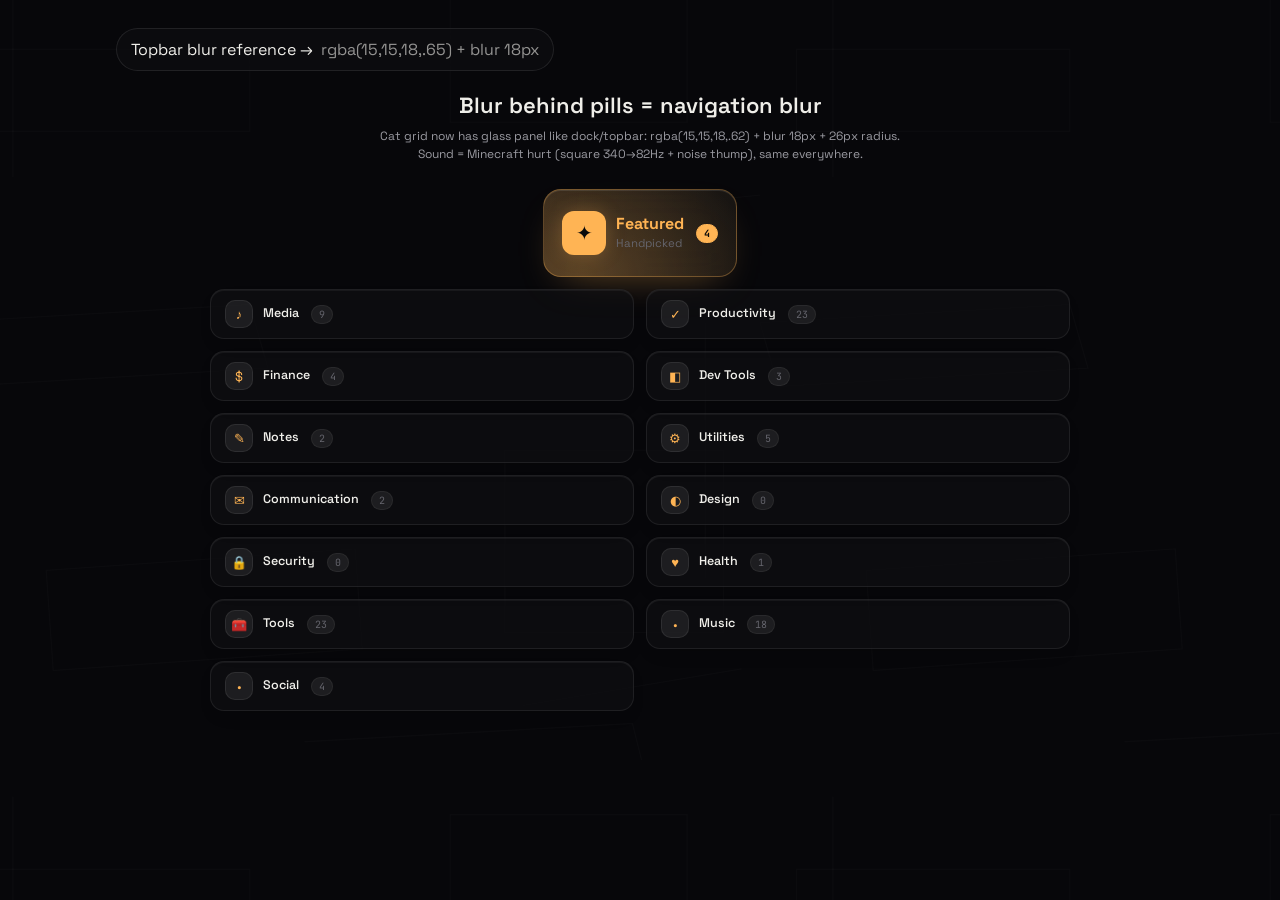
<file: preview-v3.html>
<!DOCTYPE html>
<html lang="en"><head>
<meta charset="UTF-8"><meta name="viewport" content="width=device-width, initial-scale=1.0">
<title>v3 - blur like dock + minecraft hit</title>
<link href="https://fonts.googleapis.com/css2?family=Space+Grotesk:wght@500;600&family=JetBrains+Mono:wght@600&display=swap" rel="stylesheet">
<style>
:root{--bg:#07070a;--text:#efeee9;--text-dim:#9a9aa1;--text-faint:#65656d;--accent:#ffb454;--panel-border:rgba(255,255,255,.09);--accent-glow:rgba(255,180,84,.35);--font-display:'Space Grotesk',sans-serif;--font-mono:'JetBrains Mono',monospace}
body{background:var(--bg);color:var(--text);font-family:var(--font-display);margin:0;padding:28px 0 120px;min-height:100vh}
h2{text-align:center;font-size:22px} p.sub{text-align:center;color:var(--text-dim);font-size:12px;margin:8px auto 26px;max-width:520px;line-height:1.5}
.topbar-demo{max-width:1080px;margin:0 auto 20px;padding:0 16px;display:flex;justify-content:space-between;align-items:center}
.topbar-demo .bar{padding:10px 14px;border-radius:100px;background:rgba(15,15,18,.62);border:1px solid rgba(255,255,255,.09);backdrop-filter:blur(18px);display:flex;gap:8px;align-items:center}
</style>
<link rel="stylesheet" href="style.css">
<link rel="stylesheet" href="style-enhanced.css">
</head><body>
<div class="topbar-demo">
  <div class="bar">Topbar blur reference → <span style="opacity:.6">rgba(15,15,18,.65) + blur 18px</span></div>
</div>
<h2>Blur behind pills = navigation blur</h2>
<p class="sub">Cat grid now has glass panel like dock/topbar: rgba(15,15,18,.62) + blur 18px + 26px radius.<br>Sound = Minecraft hurt (square 340→82Hz + noise thump), same everywhere.</p>
<div class="cat-grid" id="grid"></div>
<script>
const cats=[
  {name:'Featured', count:4, icon:'✦', feat:true, sub:'Handpicked'},
  {name:'Media', count:9, icon:'♪'},
  {name:'Productivity', count:23, icon:'✓'},
  {name:'Finance', count:4, icon:'$'},
  {name:'Dev Tools', count:3, icon:'◧'},
  {name:'Notes', count:2, icon:'✎'},
  {name:'Utilities', count:5, icon:'⚙'},
  {name:'Communication', count:2, icon:'✉'},
  {name:'Design', count:0, icon:'◐'},
  {name:'Security', count:0, icon:'🔒'},
  {name:'Health', count:1, icon:'♥'},
  {name:'Tools', count:23, icon:'🧰'},
  {name:'Music', count:18, icon:'•'},
  {name:'Social', count:4, icon:'•'},
];
const grid=document.getElementById('grid');
cats.forEach((c,i)=>{
  const b=document.createElement('button');
  b.className='cat-pill'+(c.feat?' cat-pill-featured':'');
  b.style.setProperty('--i',i);
  b.innerHTML=`<span class="cat-ico">${c.icon}</span><span class="cat-pill-body"><span class="cat-name">${c.name}</span>${c.sub?`<span class="cat-sub">${c.sub}</span>`:''}</span><span class="cat-count">${c.count}</span>`;
  grid.appendChild(b);
});
</script>
<script src="js/enhanced.js"></script>
</body></html>
</file>
<file: style.css>
:root{
  --bg:#07070a;
  --bg-soft:#0d0d11;
  --panel:rgba(255,255,255,0.04);
  --panel-border:rgba(255,255,255,0.09);
  --text:#efeee9;
  --text-dim:#9a9aa1;
  --text-faint:#65656d;
  --accent:#ffb454;
  --accent-soft:rgba(255,180,84,0.14);
  --accent-glow:rgba(255,180,84,0.35);
  --radius-lg:24px;
  --radius-md:16px;
  --radius-sm:10px;
  --font-display:'Space Grotesk', -apple-system, sans-serif;
  --font-mono:'JetBrains Mono', 'SF Mono', monospace;
  --ease:cubic-bezier(.16,1,.3,1);
}

*{box-sizing:border-box;margin:0;padding:0;-webkit-tap-highlight-color:transparent;}

/* The [hidden] attribute must always win — author rules like
   .field{display:flex} were overriding the browser default and leaking
   "owner only / conditional" fields (e.g. new-category inputs). */
[hidden]{display:none !important;}

h1,h2,h3{ font-variation-settings:'wght' 600; transition:font-variation-settings .4s ease; }
.feature-card:hover h3, .download-card:hover h2{ font-variation-settings:'wght' 700; }
.split-title{ font-variation-settings:'wght' 640; }

html{background:var(--bg);scrollbar-width:none;-ms-overflow-style:none;}
html::-webkit-scrollbar{display:none;width:0;height:0;}
body{
  background:var(--bg);
  color:var(--text);
  font-family:var(--font-display);
  -webkit-font-smoothing:antialiased;
  overflow-x:hidden;
    scrollbar-width:none;-ms-overflow-style:none;
}
body::-webkit-scrollbar{display:none;width:0;height:0;}
a{color:inherit;text-decoration:none;}
ul{list-style:none;}
button{font-family:inherit;background:none;border:none;color:inherit;}
kbd{
  font-family:var(--font-mono);font-size:11px;padding:2px 6px;border-radius:5px;
  background:rgba(255,255,255,.08);border:1px solid var(--panel-border);color:var(--text-dim);
}

/* ================= LOADER ================= */
.loader{
  position:fixed;inset:0;z-index:200;background:var(--bg);
  display:flex;flex-direction:column;align-items:center;justify-content:center;gap:26px;
  transition:opacity .55s var(--ease), visibility .55s var(--ease), transform .55s var(--ease);
}
/* exit: gentle zoom-through instead of a flat fade */
.loader.hide{opacity:0;visibility:hidden;pointer-events:none;transform:scale(1.06);}

/* brand squares breathe in a wave */
.loader-logo{ position:relative; }
.lq{
  stroke:var(--accent); stroke-width:1.8; fill:rgba(255,180,84,0);
  transform-origin:center; transform-box:fill-box;
  animation:lqPulse 1.5s cubic-bezier(.45,0,.25,1) infinite;
}
.lq2{ animation-delay:.12s; }
.lq3{ animation-delay:.24s; }
.lq4{ animation-delay:.36s; }
@keyframes lqPulse{
  0%, 100%{ transform:scale(1); fill:rgba(255,180,84,0); opacity:.45; }
  35%{ transform:scale(1.12); fill:rgba(255,180,84,.32); opacity:1; }
}
/* soft breathing glow behind the mark */
.loader-glow{
  position:absolute; inset:-26px; border-radius:50%; z-index:-1;
  background:radial-gradient(circle, rgba(255,180,84,.16), transparent 70%);
  animation:loaderGlow 2.4s ease-in-out infinite;
}
@keyframes loaderGlow{ 0%,100%{ opacity:.4; transform:scale(.9); } 50%{ opacity:1; transform:scale(1.1); } }

/* progress: slim track, gradient fill with a moving sheen */
.loader-track{
  width:180px; height:3px; border-radius:3px; overflow:hidden;
  background:rgba(255,255,255,.07);
}
.loader-fill{
  display:block; height:100%; width:0%;
  border-radius:3px;
  background:linear-gradient(90deg, var(--accent), #ffd9a0, var(--accent));
  background-size:200% 100%;
  animation:fillSheen 1.2s linear infinite;
  transition:width .45s cubic-bezier(.3,.9,.3,1);
  box-shadow:0 0 12px var(--accent-glow);
}
@keyframes fillSheen{ from{ background-position:0% 0; } to{ background-position:-200% 0; } }

.loader-label{
  font-family:var(--font-mono);font-size:12px;color:var(--text-faint);letter-spacing:.08em;
  display:flex;align-items:baseline;gap:1px;
}
.loader-label em{ font-style:normal; font-size:10px; color:var(--text-faint); opacity:.7; }
#loader-pct{ color:var(--text-dim); font-variant-numeric:tabular-nums; }

@media (prefers-reduced-motion: reduce){
  .lq, .loader-glow, .loader-fill{ animation:none; }
}

/* ================= AMBIENT LAYERS (scoped to hero only — cheaper than full-page) ================= */
#particles{position:absolute;top:0;left:0;width:100%;height:100%;z-index:0;pointer-events:none;opacity:.6;}
.fog{
  position:absolute;inset:-10%;z-index:0;pointer-events:none;
  /* soft-edged gradients instead of filter:blur(40px) — same look,
     no giant blur surface for the GPU to re-composite */
  background:
    radial-gradient(ellipse 75% 55% at 20% 10%, rgba(255,180,84,.045), transparent 75%),
    radial-gradient(ellipse 65% 55% at 85% 30%, rgba(255,255,255,.035), transparent 75%);
  will-change:transform;
  animation:fog-drift 24s ease-in-out infinite alternate;
}
@keyframes fog-drift{ 0%{transform:translate3d(0,0,0);} 100%{transform:translate3d(3%,4%,0);} }
.grid-overlay{
  position:absolute;inset:0;z-index:0;pointer-events:none;opacity:.25;
  background-image:linear-gradient(rgba(255,255,255,.05) 1px, transparent 1px), linear-gradient(90deg, rgba(255,255,255,.05) 1px, transparent 1px);
  background-size:52px 52px;
  mask-image:radial-gradient(ellipse 70% 60% at 50% 0%, black 40%, transparent 90%);
}
.grain{
  position:fixed;inset:0;z-index:150;pointer-events:none;opacity:.045;
  background-image:url("data:image/svg+xml,%3Csvg xmlns='http://www.w3.org/2000/svg' width='140' height='140'%3E%3Cfilter id='n'%3E%3CfeTurbulence type='fractalNoise' baseFrequency='0.85' numOctaves='2' stitchTiles='stitch'/%3E%3C/filter%3E%3Crect width='100%25' height='100%25' filter='url(%23n)'/%3E%3C/svg%3E");
  transform:translateZ(0); /* own compositor layer — no repaint on scroll */
}
.scanlines{
  position:fixed;inset:0;z-index:151;pointer-events:none;opacity:.16;
  background:repeating-linear-gradient(to bottom, rgba(0,0,0,0) 0px, rgba(0,0,0,0) 2px, rgba(0,0,0,.6) 3px, rgba(0,0,0,0) 4px);
  transform:translateZ(0);
}
/* Full-screen texture overlays are pure decoration and cost real GPU time
   on phones — drop them on touch devices for smooth scrolling. */
@media (hover:none){
  .grain,.scanlines,.spotlight{display:none;}
}
.spotlight{
  position:fixed;inset:0;z-index:1;pointer-events:none;
  background:radial-gradient(circle 380px at var(--sx,50%) var(--sy,30%), rgba(255,180,84,.08), transparent 70%);
}

/* ================= SCROLL PROGRESS ================= */
/* animated via transform:scaleX (compositor-only) instead of width (layout) */
.scroll-progress{position:fixed;top:0;left:0;height:2px;width:100%;transform:scaleX(0);transform-origin:left center;background:var(--accent);z-index:180;box-shadow:0 0 12px var(--accent-glow);will-change:transform;}

/* ================= TOPBAR ================= */
.topbar{
  position:fixed;top:0;left:0;right:0;z-index:60;
  display:flex;align-items:center;justify-content:space-between;gap:16px;
  padding:18px 26px;
}
.brand{display:flex;align-items:center;gap:9px;font-size:16.5px;font-weight:600;color:var(--accent);}
.brand span{color:var(--text);}
.palette-trigger{
  display:flex;align-items:center;gap:10px;padding:9px 14px;border-radius:100px;
  background:rgba(255,255,255,.04);border:1px solid var(--panel-border);
  color:var(--text-faint);font-size:13px;backdrop-filter:blur(10px);-webkit-backdrop-filter:blur(10px);
}
.palette-trigger span{margin-right:10px;}
.icon-btn{
  width:36px;height:36px;border-radius:50%;border:1px solid var(--panel-border);
  background:rgba(255,255,255,.04);display:flex;align-items:center;justify-content:center;font-size:13px;color:var(--text-dim);
  backdrop-filter:blur(10px);-webkit-backdrop-filter:blur(10px);
}

/* ================= BUTTONS ================= */
.btn{
  display:inline-flex;align-items:center;gap:8px;justify-content:center;
  padding:14px 26px;border-radius:100px;font-size:14.5px;font-weight:600;
  border:1px solid transparent;cursor:pointer;white-space:nowrap;position:relative;
  transition:transform .3s var(--ease), box-shadow .3s ease, border-color .3s ease, color .3s ease;
}
.btn-primary{background:var(--text);color:#0a0a0a;}
.btn-primary:hover{box-shadow:0 0 32px var(--accent-glow);}
.btn-outline{border-color:var(--panel-border);background:rgba(255,255,255,.03);}
.btn-outline:hover{border-color:var(--accent);color:var(--accent);}

/* ================= HERO ================= */
.hero{position:relative;z-index:2;padding:180px 26px 60px;text-align:center;overflow:hidden;}
.hero-content{position:relative;z-index:2;max-width:820px;margin:0 auto;}
.eyebrow{
  display:inline-flex;align-items:center;gap:8px;
  font-family:var(--font-mono);font-size:12px;letter-spacing:.06em;text-transform:uppercase;
  color:var(--text-faint);margin-bottom:26px;
}
.eyebrow .dot{width:6px;height:6px;border-radius:50%;background:var(--accent);box-shadow:0 0 8px var(--accent-glow);animation:blink 2s ease-in-out infinite;}
@keyframes blink{ 50%{opacity:.3;} }

.split-title{
  font-size:clamp(46px,8.5vw,104px);
  font-weight:600;line-height:.98;letter-spacing:-.02em;margin-bottom:28px;
}
.split-title .char{display:inline-block;will-change:transform,opacity;}

.hero-sub{color:var(--text-dim);font-size:16.5px;line-height:1.7;max-width:560px;margin:0 auto 40px;}
.hero-actions{display:flex;gap:14px;justify-content:center;flex-wrap:wrap;}

/* ================= MARQUEE ================= */
.marquee{position:relative;z-index:2;margin-top:90px;overflow:hidden;border-top:1px solid var(--panel-border);border-bottom:1px solid var(--panel-border);padding:18px 0;}
.marquee-track{
  display:flex;gap:16px;white-space:nowrap;width:max-content;
  font-family:var(--font-mono);font-size:13px;color:var(--text-faint);letter-spacing:.03em;
  animation:marquee-scroll 26s linear infinite;
}
.marquee-track span:nth-child(odd){color:var(--accent);opacity:.6;}
@keyframes marquee-scroll{ from{transform:translateX(0);} to{transform:translateX(-50%);} }

/* ================= STATS ================= */
.stats{
  position:relative;z-index:2;max-width:960px;margin:0 auto;padding:70px 26px;
  display:grid;grid-template-columns:repeat(4,1fr);gap:20px;
}
.stat{text-align:center;}
.stat-num{display:block;font-size:34px;font-weight:600;color:var(--accent);}
.stat-label{font-family:var(--font-mono);font-size:11.5px;color:var(--text-faint);text-transform:uppercase;letter-spacing:.05em;}

/* ================= STORY (sticky) ================= */
.story{position:relative;z-index:2;height:280vh;}
.story-pin{
  position:sticky;top:0;height:100vh;display:flex;align-items:center;justify-content:center;
}
.story-line{
  position:absolute;font-size:clamp(28px,5vw,52px);font-weight:600;text-align:center;
  max-width:800px;padding:0 26px;opacity:0;transform:translateY(30px) scale(.96);filter:blur(6px);
  transition:opacity .5s ease, transform .5s ease, filter .5s ease;
}
.story-line[data-active="true"]{opacity:1;transform:translateY(0) scale(1);filter:blur(0);}

/* ================= PERFORMANCE: skip offscreen paint work ================= */
/* NOTE: content-visibility:auto was removed here — with a hardcoded
   contain-intrinsic-size the browser swapped 900px placeholders for real
   content mid-scroll, causing layout jumps + jank right after the
   "Why Openhouse" section (and a big phantom gap before the CTA card).
   The page is small; plain paint containment is cheaper and stable. */
.feature-card{contain:layout style paint;}

/* ================= SHOWCASE (horizontal) ================= */
.showcase{position:relative;z-index:2;padding:60px 0 40px;}
.showcase-head{max-width:1180px;margin:0 auto 50px;padding:0 26px;text-align:center;}
.showcase-head h2{font-size:clamp(28px,4vw,42px);font-weight:600;}
.card-glow{
  position:absolute;inset:0;border-radius:inherit;pointer-events:none;opacity:0;transition:opacity .3s ease;
  background:radial-gradient(220px circle at var(--mx,50%) var(--my,50%), rgba(255,180,84,.16), transparent 70%);
}
.feature-card:hover .card-glow, .download-card:hover .card-glow{opacity:1;}
.app-icon{
  display:flex;align-items:center;justify-content:center;width:44px;height:44px;border-radius:12px;
  background:var(--accent-soft);color:var(--accent);font-size:20px;margin-bottom:18px;
}
.app-tags{display:flex;gap:6px;flex-wrap:wrap;margin-bottom:18px;}
.app-tags span{
  font-family:var(--font-mono);font-size:10.5px;padding:3px 9px;border-radius:100px;
  background:rgba(255,255,255,.06);color:var(--text-faint);border:1px solid var(--panel-border);
}
.card-link{display:inline-flex;align-items:center;gap:6px;font-size:13px;color:var(--accent);font-weight:600;}

/* ================= FEATURES ================= */
.features{position:relative;z-index:2;max-width:1180px;margin:0 auto;padding:60px 26px 80px;}
.features h2{text-align:center;font-size:clamp(28px,4vw,42px);font-weight:600;margin-bottom:60px;}
.feature-grid{display:grid;grid-template-columns:repeat(4,1fr);gap:16px;}
.feature-card{
  position:relative;overflow:hidden;padding:26px 22px;border-radius:var(--radius-md);
  background:var(--panel);border:1px solid var(--panel-border);backdrop-filter:blur(8px);
  transform-style:preserve-3d;transition:transform 0.35s cubic-bezier(0.23, 1, 0.32, 1), border-color .3s ease;
  will-change: transform;
}
.feature-card:hover{border-color:var(--accent);}
.f-tag{
  display:inline-block;font-family:var(--font-mono);font-size:10.5px;letter-spacing:.05em;text-transform:uppercase;
  color:var(--accent);background:var(--accent-soft);padding:4px 10px;border-radius:100px;margin-bottom:16px;
}
.feature-card h3{font-size:18px;font-weight:600;margin-bottom:8px;}
.feature-card p{font-size:13.8px;color:var(--text-dim);line-height:1.55;}

/* ================= DOWNLOAD / SUBMIT ================= */
.download{position:relative;z-index:2;max-width:1180px;margin:0 auto;padding:40px 26px 140px;}
.download-card{
  position:relative;overflow:hidden;max-width:600px;margin:0 auto;text-align:center;
  background:var(--panel);border:1px solid var(--panel-border);border-radius:var(--radius-lg);
  padding:70px 40px;backdrop-filter:blur(8px);transform-style:preserve-3d;
}
.download-card h2{font-size:clamp(26px,4vw,36px);font-weight:600;margin-bottom:12px;}
.download-sub{color:var(--text-dim);font-size:15px;margin-bottom:32px;}
.download-actions{display:flex;gap:14px;justify-content:center;flex-wrap:wrap;margin-bottom:26px;}
.fine-print{font-family:var(--font-mono);font-size:11.5px;color:var(--text-faint);}
.fine-print a{color:var(--text-dim);text-decoration:underline;}

/* ================= FOOTER ================= */
.footer{position:relative;z-index:2;border-top:1px solid var(--panel-border);padding:70px 26px 120px;}
.footer-inner{max-width:1180px;margin:0 auto;display:flex;flex-wrap:wrap;gap:50px;justify-content:space-between;margin-bottom:50px;}
.footer-brand p{color:var(--text-faint);font-size:13.5px;margin-top:10px;max-width:220px;}
.footer-col h4{font-family:var(--font-mono);font-size:11px;text-transform:uppercase;letter-spacing:.06em;color:var(--text-faint);margin-bottom:14px;}
.footer-col a{display:block;font-size:14px;color:var(--text-dim);margin-bottom:10px;}
.footer-col a:hover{color:var(--accent);}
.footer-bottom{max-width:1180px;margin:0 auto;display:flex;justify-content:space-between;flex-wrap:wrap;gap:10px;font-family:var(--font-mono);font-size:11.5px;color:var(--text-faint);padding-top:24px;border-top:1px solid var(--panel-border);}

/* ================= DOCK ================= */
.dock{
  position:fixed;bottom:22px;left:50%;transform:translateX(-50%);z-index:90;
  display:flex;align-items:center;gap:6px;padding:10px;border-radius:100px;
  background:rgba(15,15,18,.65);border:1px solid var(--panel-border);backdrop-filter:blur(18px);-webkit-backdrop-filter:blur(18px);
}
.dock a,.dock button{
  width:42px;height:42px;border-radius:50%;display:flex;align-items:center;justify-content:center;
  color:var(--text-dim);position:relative;transition:transform .25s var(--ease), color .25s ease, background .25s ease;
}
/* lift only on devices that actually hover (mouse) — on touch the
   'sticky hover' made icons jump up when tapped */
@media (hover:hover){
  .dock a:hover,.dock button:hover{transform:translateY(-8px) scale(1.12);color:var(--accent);background:rgba(255,255,255,.06);}
}
/* active section: icon fills in amber instead of moving */
.dock a.active,.dock button.active{color:var(--accent);background:rgba(255,180,84,.1);}
.dock a.active svg *,.dock button.active svg *{fill:var(--accent);stroke:var(--accent);}
.dock a:active,.dock button:active{transform:scale(.92);}
.dock a::after,.dock button::after{
  content:attr(data-label);position:absolute;bottom:52px;left:50%;transform:translateX(-50%);
  font-family:var(--font-mono);font-size:10.5px;background:#000;border:1px solid var(--panel-border);
  padding:4px 9px;border-radius:6px;white-space:nowrap;opacity:0;pointer-events:none;transition:opacity .2s ease;
}
.dock a:hover::after,.dock button:hover::after{opacity:1;}

/* ================= COMMAND PALETTE ================= */
.palette-overlay{
  position:fixed;inset:0;z-index:190;background:rgba(3,3,4,.7);backdrop-filter:blur(6px);
  display:flex;align-items:flex-start;justify-content:center;padding-top:14vh;
  opacity:0;visibility:hidden;transition:opacity .25s ease, visibility .25s ease;
}
.palette-overlay.open{opacity:1;visibility:visible;}
.palette{
  width:min(560px,90vw);background:#101013;border:1px solid var(--panel-border);border-radius:var(--radius-md);
  overflow:hidden;transform:translateY(-10px) scale(.98);transition:transform .25s var(--ease);
  box-shadow:0 40px 90px -20px rgba(0,0,0,.6);
}
.palette-overlay.open .palette{transform:translateY(0) scale(1);}
.palette-input-row{display:flex;align-items:center;gap:12px;padding:18px 20px;border-bottom:1px solid var(--panel-border);color:var(--text-faint);}
.palette-input-row input{flex:1;background:none;border:none;outline:none;color:var(--text);font-size:15px;font-family:var(--font-display);}
.palette-results{max-height:340px;overflow-y:auto;padding:8px;}
.palette-results li{
  display:flex;align-items:center;justify-content:space-between;padding:12px 14px;border-radius:10px;
  font-size:14px;color:var(--text-dim);cursor:pointer;transition:background .15s ease, color .15s ease;
}
.palette-results li em{font-style:normal;font-family:var(--font-mono);font-size:10.5px;color:var(--text-faint);}
.palette-results li:hover,.palette-results li.active{background:rgba(255,180,84,.1);color:var(--text);}
.palette-results li.hidden{display:none;}

/* ================= MODALS ================= */
.modal-overlay{
  position:fixed;inset:0;z-index:190;background:rgba(3,3,4,.7);backdrop-filter:blur(6px);
  display:flex;align-items:center;justify-content:center;padding:26px;
  opacity:0;visibility:hidden;transition:opacity .3s ease, visibility .3s ease;
}
.modal-overlay.open{opacity:1;visibility:visible;}
.modal{
  position:relative;width:min(420px,100%);background:#101013;border:1px solid var(--panel-border);
  border-radius:var(--radius-md);padding:36px 32px;transform:scale(.94);transition:transform .3s var(--ease);
}
.modal-overlay.open .modal{transform:scale(1);}
.modal-close{position:absolute;top:16px;right:16px;width:30px;height:30px;border-radius:50%;background:rgba(255,255,255,.06);font-size:12px;color:var(--text-dim);}
.modal-eyebrow{font-family:var(--font-mono);font-size:11px;text-transform:uppercase;letter-spacing:.06em;color:var(--accent);}
.modal h3{font-size:22px;font-weight:600;margin:12px 0 10px;}
.modal p{font-size:14px;color:var(--text-dim);line-height:1.6;margin-bottom:22px;}
.modal kbd{margin:0 2px;}
.shortcut-list li{display:flex;justify-content:space-between;align-items:center;padding:10px 0;border-bottom:1px solid var(--panel-border);font-size:14px;color:var(--text-dim);}
.shortcut-list li:last-child{border-bottom:none;}

/* ================= CATEGORY DIRECTORY ================= */
.showcase-sub{ color:var(--text-dim); font-size:15px; line-height:1.6; max-width:560px; margin:16px auto 0; }

.cat-grid{ display:flex; flex-wrap:wrap; gap:12px; max-width:1000px; margin:0 auto; padding:0 26px; justify-content:center; }
.cat-pill{
  display:inline-flex; align-items:center; gap:8px; padding:9px 14px; border-radius:100px;
  background:rgba(255,255,255,.06); border:1px solid var(--panel-border);
  cursor:pointer; text-align:left; transition:transform .25s var(--ease), border-color .3s ease, background .3s ease;
}
.cat-pill:hover{ border-color:var(--accent); background:var(--accent-soft); transform:translateY(-2px); }
.cat-pill .cat-ico{ width:26px;height:26px;border-radius:50%; display:flex;align-items:center;justify-content:center; background:rgba(255,255,255,.06); color:var(--accent); font-size:13px; flex-shrink:0; transition:background .3s ease; }
.cat-pill:hover .cat-ico{ background:rgba(255,180,84,.22); }
.cat-pill .cat-name{ font-size:12.5px; font-weight:600; color:var(--text); }
.cat-pill .cat-count{ font-family:var(--font-mono); font-size:10px; color:var(--text-faint); background:rgba(255,255,255,.06); padding:2px 7px; border-radius:100px; margin-left:2px; }

/* category popup */
.cat-modal{ width:min(680px,100%); height:min(600px,86vh); padding:20px 18px; display:flex; flex-direction:column; overflow:hidden; }
.cat-modal .modal-close{ background:rgba(255,255,255,.06); }
.cat-modal h3{ margin:0 36px 0 0; font-size:19px; }
.cat-meta{ font-family:var(--font-mono); font-size:10.5px; color:var(--text-faint); text-transform:uppercase; letter-spacing:.05em; margin-top:1px; }



.cat-app-list{
  position: relative;
  overflow-y:auto; -webkit-overflow-scrolling:touch; overscroll-behavior:contain;
  scrollbar-width:none; -ms-overflow-style:none;
  margin-top:12px; display:grid; grid-template-columns:1fr 1fr;
  align-items:start; align-content:start; gap:8px; flex:1; min-height:0;
}
.cat-app-list::-webkit-scrollbar{ display:none; width:0; }

/* Dynamic scroll fade (only when needed) */
.cat-app-list.has-top-fade {
  -webkit-mask-image: linear-gradient(to bottom, transparent 0%, black 12%, black 100%);
  mask-image: linear-gradient(to bottom, transparent 0%, black 12%, black 100%);
}
.cat-app-list.has-bottom-fade {
  -webkit-mask-image: linear-gradient(to bottom, black 0%, black 88%, transparent 100%);
  mask-image: linear-gradient(to bottom, black 0%, black 88%, transparent 100%);
}
.cat-app-list.has-top-fade.has-bottom-fade {
  -webkit-mask-image: linear-gradient(
    to bottom,
    transparent 0%, black 12%, black 88%, transparent 100%
  );
  mask-image: linear-gradient(
    to bottom,
    transparent 0%, black 12%, black 88%, transparent 100%
  );
}
.cat-app{ position:relative; overflow:visible; height:auto; padding:13px 12px; border-radius:var(--radius-md); background:var(--panel); border:1px solid var(--panel-border); display:flex; gap:11px; transition:border-color .3s ease, background-color .3s ease, box-shadow .3s ease; }
.cat-app:hover{ border-color:var(--accent); }
.cat-app:hover .card-glow{ opacity:1; }
.cat-app .app-icon{ width:40px;height:40px;flex-shrink:0; font-size:17px; margin-bottom:0; }
.cat-app h4{ font-size:15px; font-weight:600; margin-bottom:2px; }
.cat-app p{ font-size:12.5px; color:var(--text-dim); line-height:1.45; margin:3px 0 8px; }
.cat-app .app-tags{ margin-bottom:0; }
@media (max-width:560px){ .cat-app-list{ grid-template-columns:1fr; } .cat-modal{ padding:18px 14px; } }

/* ================= TOASTS ================= */
.toast-stack{position:fixed;bottom:24px;right:24px;z-index:190;display:flex;flex-direction:column;gap:10px;align-items:flex-end;}
.toast{
  display:flex;align-items:center;gap:10px;padding:13px 18px;border-radius:12px;
  background:#101013;border:1px solid var(--panel-border);box-shadow:0 20px 50px -14px rgba(0,0,0,.6);
  font-size:13.5px;transform:translateX(20px);opacity:0;transition:transform .35s var(--ease), opacity .35s ease;
}
.toast.show{transform:translateX(0);opacity:1;}
.toast .dot{width:7px;height:7px;border-radius:50%;background:var(--accent);flex-shrink:0;}

/* ================= REVEAL / SCROLL ================= */
.reveal-up{opacity:0;transform:translateY(24px);}
.reveal-up.in{opacity:1;transform:translateY(0);transition:opacity .8s var(--ease), transform .8s var(--ease);}

/* ================= RESPONSIVE ================= */
@media (max-width:900px){
  .feature-grid{grid-template-columns:repeat(2,1fr);}
  .stats{grid-template-columns:repeat(2,1fr);row-gap:34px;}
  .palette-trigger span{display:none;}
}
@media (max-width:640px){
  .feature-grid{grid-template-columns:1fr;}
  .hero{padding-top:130px;}
  .dock a::after,.dock button::after{display:none;}
}

@media (prefers-reduced-motion: reduce){
  *{animation-duration:.001ms !important;animation-iteration-count:1 !important;transition-duration:.001ms !important;}
}

/* ================= OWNER / ADMIN ================= */
/* lock background interaction whenever any modal/popup is open.
   html is the actual scrolling element (standards mode), so it must be
   locked too — locking body alone left the page behind the popup free
   to scroll on desktop. */
html.modal-open{ overflow:hidden; }
body.modal-open{ pointer-events:none; overflow:hidden; }

/* Desktop-only: lock background scroll when category modal is open */
@media (hover:hover) {
  body.modal-open main {
    overflow: hidden;
  }
}
.modal-overlay{ pointer-events:auto; }
/* Elements flagged with data-lenis-prevent (popup scroll lists) must keep
   native scrolling/pointer interaction even while the body is locked. */
[data-lenis-prevent]{ overscroll-behavior:contain; }
.toast-stack{ z-index:210; }

/* stop long app names/descriptions from being clipped in cards */
.cat-app{ align-items:flex-start; }
.cat-app h4, .cat-app p{ overflow-wrap:anywhere; word-break:break-word; }

/* login + upload forms */
.login-form{ display:flex; flex-direction:column; gap:12px; margin-top:18px; }
.login-form input{ width:100%; padding:13px 16px; border-radius:12px; background:rgba(255,255,255,.05); border:1px solid var(--panel-border); color:var(--text); font-family:var(--font-display); font-size:14.5px; outline:none; }
.login-form input:focus{ border-color:var(--accent); }
.login-error{ color:#ff7a7a; font-size:13px; margin:0; min-height:0; }
.login-error:empty{ display:none; }

.upload-modal{
  width:min(560px,100%);
  height:min(640px, 88vh); /* fixed — revealing fields scrolls, never grows */
  overflow-y:auto;
  padding:26px 24px;
  scrollbar-width:none; -ms-overflow-style:none;
  -webkit-overflow-scrolling:touch; overscroll-behavior:contain;
}
.upload-modal::-webkit-scrollbar{ display:none; width:0; }
.upload-modal h3{ margin:0 36px 4px 0; font-size:20px; }
.upload-form{ display:flex; flex-direction:column; gap:11px; margin-top:12px; }
.field{ display:flex; flex-direction:column; gap:5px; }
.field > span{ font-size:13px; color:var(--text-dim); font-weight:600; }
.field > span em{ color:var(--text-faint); font-style:normal; font-weight:400; }
.field input, .field select, .field textarea{ width:100%; padding:10px 13px; border-radius:12px; background:rgba(255,255,255,.05); border:1px solid var(--panel-border); color:var(--text); font-family:var(--font-display); font-size:14.5px; outline:none; resize:vertical; }
.field input:focus, .field select:focus, .field textarea:focus{ border-color:var(--accent); }
.field select{ cursor:pointer; }
.field-row{ display:flex; gap:10px; align-items:center; }
.field-row input{ flex:1; }
.field-hint{ font-family:var(--font-mono); font-size:11px; color:var(--text-faint); }
.thumb-preview{ width:64px; height:64px; border-radius:12px; object-fit:cover; margin-top:8px; border:1px solid var(--panel-border); }
.upload-actions{ display:flex; gap:10px; justify-content:flex-end; margin-top:2px; }
.upload-sub{ color:var(--text-dim); font-size:13px; margin:0 0 2px; }
.cat-thumb{ width:40px; height:40px; border-radius:10px; object-fit:cover; flex-shrink:0; }

/* ================= TOP-BAR OVERFLOW MENU ================= */
.admin-menu-wrap{ position:relative; display:flex; align-items:center; }
.admin-menu{ position:absolute; top:calc(100% + 10px); right:0; min-width:184px; background:rgba(16,16,19,.72); border:1px solid var(--panel-border); border-radius:var(--radius-md); padding:6px; display:flex; flex-direction:column; gap:2px; z-index:70; box-shadow:0 20px 50px -14px rgba(0,0,0,.6); backdrop-filter:blur(16px); -webkit-backdrop-filter:blur(16px); opacity:0; visibility:hidden; transform:translateY(-8px) scale(.98); transform-origin:top right; transition:opacity .2s var(--ease), transform .2s var(--ease), visibility .2s; }
.admin-menu.open{ opacity:1; visibility:visible; transform:translateY(0) scale(1); }
.admin-menu-item{ display:flex; align-items:center; gap:10px; padding:11px 12px; border-radius:10px; font-size:14px; font-weight:600; color:var(--text-dim); background:none; border:none; width:100%; text-align:left; cursor:pointer; transition:background .2s, color .2s; }
.admin-menu-item:hover{ background:var(--accent-soft); color:var(--text); }
.admin-menu-item[hidden]{ display:none; }

/* keep hero title words intact (don't break mid-word) */
.split-title .word{ display:inline-block; white-space:nowrap; }

.cat-app-body{ min-width:0; }

/* ================= POLISH ================= */
/* staggered entrance for app cards inside popups */

/* softer glow on category pills */
.cat-pill:hover{ box-shadow:0 12px 30px -14px var(--accent-glow); }

/* nicer empty state */
.cat-empty{ grid-column:1/-1; text-align:center; color:var(--text-faint); font-family:var(--font-mono); font-size:13px; padding:42px 0; display:flex; flex-direction:column; align-items:center; gap:12px; }
.cat-empty::before{ content:'∅'; font-size:28px; color:var(--accent); opacity:.55; }



/* ================= TAG EDITOR ================= */
.tags-modal{ width:min(460px,100%); }
.tags-chips{ display:flex; flex-wrap:wrap; gap:8px; margin:4px 0 16px; min-height:34px; }
.tag-chip{
  display:inline-flex; align-items:center; gap:7px;
  font-family:var(--font-mono); font-size:12px; padding:6px 8px 6px 12px; border-radius:100px;
  background:rgba(255,255,255,.06); color:var(--text-dim); border:1px solid var(--panel-border);
  animation:rowIn .3s var(--ease) both;
}
.tag-chip-x{
  width:18px; height:18px; border-radius:50%; font-size:9px; line-height:1;
  display:inline-flex; align-items:center; justify-content:center;
  background:rgba(255,255,255,.08); color:var(--text-faint);
  transition:background .2s, color .2s, transform .2s var(--ease);
}
.tag-chip-x:hover{ background:rgba(255,90,90,.2); color:#ff7a7a; transform:scale(1.1); }
.tags-empty{ font-family:var(--font-mono); font-size:12px; color:var(--text-faint); padding:6px 0; }
.tags-form input{
  width:100%; padding:12px 14px; border-radius:12px; background:rgba(255,255,255,.05);
  border:1px solid var(--panel-border); color:var(--text); font-family:var(--font-display);
  font-size:14.5px; outline:none;
}
.tags-form input:focus{ border-color:var(--accent); }
.tags-form .upload-actions{ margin-top:12px; }

/* ================= CATEGORY MANAGEMENT (owner only) ================= */
.cat-act{
  width:24px; height:24px; border-radius:50%; flex-shrink:0;
  display:inline-flex; align-items:center; justify-content:center;
  font-size:11px; color:var(--text-faint); background:rgba(255,255,255,.06);
  margin-left:2px; transition:background .2s, color .2s;
}
.cat-act-icon:hover{ background:var(--accent-soft); color:var(--accent); }
.cat-act-rename:hover{ background:var(--accent-soft); color:var(--accent); }
.cat-act-del:hover{ background:rgba(255,90,90,.18); color:#ff7a7a; }

/* ================= SELECT SEARCH BAR ================= */
.select-search{ display:flex; align-items:center; gap:8px; padding:8px 10px; border-bottom:1px solid var(--panel-border); position:sticky; top:0; background:rgba(18,18,22,.92); backdrop-filter:blur(10px); z-index:1; border-radius:12px 12px 0 0; }
.select-search svg{ color:var(--text-faint); flex-shrink:0; }
.select-search-input{ flex:1; background:none; border:none; outline:none; color:var(--text); font-size:13px; font-family:var(--font-display); padding:4px 0; }
.select-search-input::placeholder{ color:var(--text-faint); }
.select-items-wrap{ max-height:38vh; overflow-y:auto; scrollbar-width:none; -ms-overflow-style:none; padding:4px; }
.select-items-wrap::-webkit-scrollbar{ display:none; }

/* ================= MULTI POST CHECKBOX ================= */
#multi-mode-field{ user-select:none; cursor:pointer; }

/* Rename field inside icon editor */
#icon-rename-field{ margin-top:4px; }
#icon-rename-input{ padding:10px 13px !important; font-size:14px !important; border-radius:12px !important; }

/* icon / emoji editor */
.icon-modal{ width:min(440px,100%); }
.icon-preview-row{ display:flex; align-items:center; gap:12px; margin-bottom:6px; }
.icon-preview{ width:44px; height:44px; border-radius:50%; display:flex; align-items:center; justify-content:center; background:rgba(255,255,255,.06); color:var(--accent); font-size:20px; }
.emoji-input{ font-size:20px !important; text-align:center; letter-spacing:.1em; }

/* ================= MOBILE SCROLL PERFORMANCE ================= */
/* backdrop-filter blur re-samples what's behind the element every frame
   while scrolling. On the big full-width cards that's the main source of
   jank on phones — but the dock + top-bar pills are tiny fixed elements,
   so their blur stays (it's cheap and part of the look). */
@media (hover:none){
  .feature-card,.download-card{ backdrop-filter:none; -webkit-backdrop-filter:none; background:rgba(20,20,24,.85); }
  .fog{ animation:none; filter:blur(24px); }
}

/* ============================================================
   ANIMATION LAYER — everything transform/opacity only (GPU-cheap)
   ============================================================ */

/* --- top bar + dock entrance on page load --- */
.topbar{ opacity:0; transform:translateY(-16px); }
.dock{ opacity:0; transform:translate(-50%, 24px); }
body.loaded .topbar{ opacity:1; transform:translateY(0); transition:opacity .7s var(--ease) .15s, transform .7s var(--ease) .15s; }
body.loaded .dock{ opacity:1; transform:translate(-50%, 0); transition:opacity .7s var(--ease) .45s, transform .7s var(--ease) .45s; }

/* --- staggered entrance for category pills (uses --i set in JS) --- */
@keyframes pillIn{ from{ opacity:0; transform:translateY(14px) scale(.94); } to{ opacity:1; transform:none; } }
.cat-grid.in .cat-pill{ animation:pillIn .55s var(--ease) both; animation-delay:calc(var(--i, 0) * 45ms); }

/* --- icon wiggle when hovering a category pill --- */
@keyframes icoWiggle{ 0%{transform:rotate(0);} 30%{transform:rotate(-12deg) scale(1.12);} 60%{transform:rotate(9deg) scale(1.08);} 100%{transform:rotate(0) scale(1.1);} }
.cat-pill:hover .cat-ico{ animation:icoWiggle .45s var(--ease) both; }

/* --- count badge pop when a pill is hovered --- */
.cat-pill .cat-count{ transition:background .3s ease, color .3s ease, transform .3s var(--ease); }
.cat-pill:hover .cat-count{ background:var(--accent); color:#0a0a0a; transform:scale(1.08); }

/* --- staggered reveal for the feature grid --- */
.feature-grid .feature-card:nth-child(1){ transition-delay:.00s; }
.feature-grid .feature-card:nth-child(2){ transition-delay:.09s; }
.feature-grid .feature-card:nth-child(3){ transition-delay:.18s; }
.feature-grid .feature-card:nth-child(4){ transition-delay:.27s; }
.feature-card.reveal-up.in{ transition:opacity .8s var(--ease), transform .8s var(--ease); }

/* --- feature tag shimmer sweep --- */
.f-tag{ position:relative; overflow:hidden; }
.f-tag::after{
  content:''; position:absolute; inset:0;
  background:linear-gradient(105deg, transparent 30%, rgba(255,255,255,.25) 50%, transparent 70%);
  transform:translateX(-110%);
}
.feature-card:hover .f-tag::after{ animation:tagShine .8s ease; }
@keyframes tagShine{ to{ transform:translateX(110%); } }

/* --- button shine sweep on hover --- */
.btn{ overflow:hidden; }
.btn::before{
  content:''; position:absolute; inset:0; border-radius:inherit; pointer-events:none;
  background:linear-gradient(105deg, transparent 35%, rgba(255,255,255,.35) 50%, transparent 65%);
  transform:translateX(-120%);
}
.btn:hover::before{ animation:btnShine .7s ease; }
@keyframes btnShine{ to{ transform:translateX(120%); } }
.btn:active{ transform:scale(.96); }

/* --- stat numbers: soft glow pulse once revealed --- */
.reveal-up.in .stat-num{ animation:statGlow 3.2s ease-in-out 1s infinite; }
@keyframes statGlow{ 0%,100%{ text-shadow:0 0 0 rgba(255,180,84,0); } 50%{ text-shadow:0 0 22px rgba(255,180,84,.45); } }

/* --- footer + generic link underline slide-in --- */
.footer-col a, .fine-print a{ position:relative; }
.footer-col a::after{
  content:''; position:absolute; left:0; bottom:-2px; height:1px; width:100%;
  background:var(--accent); transform:scaleX(0); transform-origin:left center; transition:transform .35s var(--ease);
}
.footer-col a:hover::after{ transform:scaleX(1); }

/* --- modal entrances: springier pop --- */
.modal{ transform:scale(.92) translateY(14px); transition:transform .45s cubic-bezier(.22,1.4,.36,1); }
.modal-overlay.open .modal{ transform:scale(1) translateY(0); }

/* --- palette results cascade in when opened --- */
@keyframes rowIn{ from{ opacity:0; transform:translateY(8px); } to{ opacity:1; transform:none; } }
.palette-overlay.open .palette-results li{ animation:rowIn .4s var(--ease) both; }
.palette-overlay.open .palette-results li:nth-child(1){ animation-delay:.03s; }
.palette-overlay.open .palette-results li:nth-child(2){ animation-delay:.06s; }
.palette-overlay.open .palette-results li:nth-child(3){ animation-delay:.09s; }
.palette-overlay.open .palette-results li:nth-child(4){ animation-delay:.12s; }
.palette-overlay.open .palette-results li:nth-child(5){ animation-delay:.15s; }
.palette-overlay.open .palette-results li:nth-child(6){ animation-delay:.18s; }
.palette-overlay.open .palette-results li:nth-child(n+7){ animation-delay:.21s; }

/* --- shortcut list rows cascade --- */
.modal-overlay.open .shortcut-list li{ animation:rowIn .4s var(--ease) both; }
.modal-overlay.open .shortcut-list li:nth-child(1){ animation-delay:.05s; }
.modal-overlay.open .shortcut-list li:nth-child(2){ animation-delay:.10s; }
.modal-overlay.open .shortcut-list li:nth-child(3){ animation-delay:.15s; }
.modal-overlay.open .shortcut-list li:nth-child(4){ animation-delay:.20s; }

/* --- upload form fields cascade when the modal opens --- */
.modal-overlay.open .upload-form .field{ animation:rowIn .45s var(--ease) both; }
.modal-overlay.open .upload-form .field:nth-child(1){ animation-delay:.04s; }
.modal-overlay.open .upload-form .field:nth-child(2){ animation-delay:.08s; }
.modal-overlay.open .upload-form .field:nth-child(3){ animation-delay:.12s; }
.modal-overlay.open .upload-form .field:nth-child(4){ animation-delay:.16s; }
.modal-overlay.open .upload-form .field:nth-child(5){ animation-delay:.20s; }
.modal-overlay.open .upload-form .field:nth-child(n+6){ animation-delay:.24s; }

/* --- inputs: focus lift --- */
.field input:focus, .field select:focus, .field textarea:focus, .login-form input:focus{
  box-shadow:0 0 0 3px rgba(255,180,84,.14), 0 8px 24px -12px rgba(0,0,0,.6);
  transform:translateY(-1px);
}
.field input, .field select, .field textarea, .login-form input{ transition:border-color .25s ease, box-shadow .25s ease, transform .25s ease; }

/* --- eyebrow dot ping ring --- */
.eyebrow{ position:relative; }
.eyebrow .dot{ position:relative; }
.eyebrow .dot::after{
  content:''; position:absolute; inset:-3px; border-radius:50%;
  border:1px solid var(--accent); opacity:0; animation:ping 2s ease-out infinite;
}
@keyframes ping{ 0%{ transform:scale(.6); opacity:.8; } 80%,100%{ transform:scale(2.2); opacity:0; } }

/* --- sort + page buttons: press feedback --- */

/* --- brand mark: slow spin of the grid squares on hover --- */
.brand svg{ transition:transform .6s var(--ease); }
.brand:hover svg{ transform:rotate(90deg); }

/* --- close buttons rotate on hover --- */
.modal-close{ transition:transform .35s var(--ease), background .25s ease, color .25s ease; }
.modal-close:hover{ transform:rotate(90deg); background:rgba(255,255,255,.12); color:var(--text); }

/* --- admin menu items slide on hover --- */
.admin-menu-item{ transition:background .2s, color .2s, transform .2s var(--ease); }
.admin-menu-item:hover{ transform:translateX(3px); }

/* --- toast entrance: springy pop --- */
.toast{ transform:translateX(24px) scale(.95); transition:transform .5s cubic-bezier(.22,1.4,.36,1), opacity .35s ease; }
.toast.show{ transform:translateX(0) scale(1); }

/* --- scroll-down hint float on hero CTA arrow --- */
@keyframes nudge{ 0%,100%{ transform:translateX(0); } 50%{ transform:translateX(4px); } }
.btn-primary:hover svg{ animation:nudge .9s ease-in-out infinite; }

/* --- marquee pauses on hover so it's readable --- */
.marquee:hover .marquee-track{ animation-play-state:paused; }

/* respect reduced motion for every new animation above */
@media (prefers-reduced-motion: reduce){
  .cat-grid.in .cat-pill, .palette-overlay.open .palette-results li,
  .modal-overlay.open .shortcut-list li, .modal-overlay.open .upload-form .field{
    animation:none; opacity:1; transform:none;
  }
  .topbar, .dock{ opacity:1; transform:none; }
  .dock{ transform:translateX(-50%); }
}

/* ============================================================
   TYPEWRITER HEADINGS — mono font, terminal caret, typed on scroll
   ============================================================ */
.typewrite{
  position:relative;
  font-family:var(--font-mono);
  font-weight:600;
  letter-spacing:-.01em;
}
/* ghost copy holds the final layout size; invisible */
.typewrite .tw-ghost{ visibility:hidden; }
/* live copy types over it */
.typewrite .tw-live{
  position:absolute; inset:0;
  color:var(--text);
}
/* caret */
.typewrite.tw-typing .tw-live::after{
  content:''; display:inline-block; width:.55ch; height:1em;
  margin-left:2px; vertical-align:-0.12em;
  background:var(--accent); box-shadow:0 0 14px var(--accent-glow);
  animation:caretBlink .85s steps(1) infinite;
}
@keyframes caretBlink{ 50%{ opacity:0; } }

/* ============================================================
   POLISH ROUND 3 — extra micro-animations
   ============================================================ */

/* app cards inside category popup: lift on hover / press on tap */
.cat-app{ transition:border-color .3s ease, background-color .3s ease, box-shadow .3s ease; }
.cat-app:hover, .cat-app:focus-within{ transform:none; }
.cat-app:active{ transform:none; }

/* app icon inside cards pops on hover */
.cat-app .app-icon, .cat-app .cat-thumb{ transition:transform .35s var(--ease); }
.cat-app:hover .app-icon, .cat-app:hover .cat-thumb{ transform:none; }

/* tag pills glow one-by-one on card hover */
.app-tags span{ transition:border-color .3s ease, color .3s ease, transform .3s var(--ease); }
.cat-app:hover .app-tags span{ border-color:rgba(255,180,84,.4); color:var(--text-dim); }
.cat-app:hover .app-tags span:nth-child(1){ transition-delay:.00s; }
.cat-app:hover .app-tags span:nth-child(2){ transition-delay:.05s; }
.cat-app:hover .app-tags span:nth-child(3){ transition-delay:.10s; }
.cat-app:hover .app-tags span:nth-child(n+4){ transition-delay:.15s; }



/* category popup content cascades in */
.modal-overlay.open .cat-modal .cat-toolbar{ animation:rowIn .45s var(--ease) .05s both; }
.modal-overlay.open .cat-modal #cat-meta{ animation:rowIn .45s var(--ease) both; }

/* icon buttons (topbar) rotate slightly on hover */
.icon-btn{ transition:transform .3s var(--ease), border-color .3s ease, color .3s ease; }
.icon-btn:hover{ transform:rotate(12deg) scale(1.06); border-color:var(--accent); color:var(--accent); }

/* palette trigger: subtle grow */
.palette-trigger{ transition:transform .3s var(--ease), border-color .3s ease; }
.palette-trigger:hover{ transform:scale(1.03); border-color:var(--accent); }

/* stat blocks: lift when revealed section is hovered */
.stat{ transition:transform .35s var(--ease); }
.stat:hover{ transform:translateY(-4px); }

/* selection color to match theme */
::selection{ background:rgba(255,180,84,.28); color:var(--text); }

/* smooth focus rings for keyboard users */
/* follow each element's own shape (don't force a square radius) */
a:focus-visible, button:focus-visible{
  outline:2px solid var(--accent); outline-offset:3px;
}
/* clickable cards handle their own hover/press feedback — no outline ring */
.cat-app, .cat-app:focus, .cat-app:focus-visible,
.cat-pill:focus, .cat-pill:focus-visible{ outline:none; }
/* touch devices: taps shouldn't leave a lingering focus ring */
@media (hover:none){
  a:focus-visible, button:focus-visible, a:focus, button:focus{ outline:none; }
}
input:focus, input:focus-visible, textarea:focus, textarea:focus-visible{ outline:none; }

@media (prefers-reduced-motion: reduce){
  .typewrite .tw-live{ position:static; }
  .typewrite .tw-ghost{ display:none; }
}

/* story lines type in mono with a caret while active */
.story-line{ font-family:var(--font-mono); letter-spacing:-.01em; }
.story-line.tw-typing-line::after{
  content:''; display:inline-block; width:.55ch; height:1em;
  margin-left:3px; vertical-align:-0.1em;
  background:var(--accent); box-shadow:0 0 14px var(--accent-glow);
  animation:caretBlink .85s steps(1) infinite;
}

/* ============================================================
   STORY SECTION — animated gradient text while scrolling through
   (ends naturally when the Directory section takes over)
   ============================================================ */
.story{
  background:
    radial-gradient(ellipse 70% 45% at 50% 50%, rgba(255,180,84,.05), transparent 70%);
}
.story-line[data-active="true"]{
  background:linear-gradient(100deg,
    var(--text) 0%, var(--text) 28%,
    var(--accent) 42%, #ffd9a0 50%, var(--accent) 58%,
    var(--text) 72%, var(--text) 100%);
  background-size:220% 100%;
  -webkit-background-clip:text;
  background-clip:text;
  -webkit-text-fill-color:transparent;
  color:transparent;
  animation:storyShimmer 7s linear infinite;
}
@keyframes storyShimmer{
  from{ background-position:120% 0; }
  to{ background-position:-120% 0; }
}
/* caret needs a solid color again (text-fill is transparent) */
.story-line.tw-typing-line::after{ -webkit-text-fill-color:initial; }

@media (prefers-reduced-motion: reduce){
  .story-line[data-active="true"]{
    animation:none; background:none;
    -webkit-text-fill-color:currentColor; color:var(--text);
  }
}

/* ============================================================
   POLISH ROUND 4
   ============================================================ */

/* hero sub + actions drift up with slight delay after title types in */
body.loaded .hero-sub.reveal-up.in{ transition-delay:.15s; }
body.loaded .hero-actions.reveal-up.in{ transition-delay:.3s; }

/* stat numbers get a tiny pop when they finish counting */
@keyframes statSettle{ 0%{ transform:scale(1); } 40%{ transform:scale(1.12); } 100%{ transform:scale(1); } }
.stat-num.done{ animation:statSettle .45s var(--ease); }

/* category pills: gentle breathing glow on the icon dot */
.cat-pill .cat-ico{ position:relative; }

/* modal overlays: backdrop fades + slight zoom-out of page behind */
.modal-overlay{ transition:opacity .3s ease, visibility .3s ease, backdrop-filter .3s ease; }


/* toast dot pulses while visible */
.toast .dot{ animation:blink 1.6s ease-in-out infinite; }

/* marquee items brighten on hover */
.marquee-track span{ transition:color .3s ease; }
.marquee:hover .marquee-track span{ color:var(--text-dim); }

/* thumbnails get a soft ring on hover */
.cat-thumb{ transition:box-shadow .3s ease, transform .35s var(--ease); }
.cat-app:hover .cat-thumb{ box-shadow:0 0 0 2px rgba(255,180,84,.35); }

/* upload/publish buttons: pulse while form is submitting via aria-busy */
[aria-busy="true"]{ animation:blink 1s ease-in-out infinite; pointer-events:none; }

/* smooth color transition on all links */
a{ transition:color .25s ease; }

/* ============================================================
   STORY BACKDROP IMAGES — one per line, rectangular, edge fade
   ============================================================ */
.story-art{
  position:absolute; inset:0; z-index:0; pointer-events:none;
  display:grid; grid-template-columns:repeat(2, minmax(0, 240px));
  gap:26px; justify-content:center; align-content:center;
  padding:0 20px;
}
/* right column staggered down, like the zenshin collage */
.story-img:nth-child(even){ margin-top:64px; }
.story-img:nth-child(odd){ margin-bottom:64px; }
.story-img{
  width:100%;
  aspect-ratio:2/3;
  object-fit:cover;
  border:none; border-radius:6px;
  opacity:.3;
  transform:scale(.98);
  transition:opacity .9s var(--ease), transform 1.1s var(--ease), filter .9s ease;
  filter:saturate(.7) brightness(.62) contrast(1.02);
  box-shadow:0 24px 60px -24px rgba(0,0,0,.8);
}
/* the image tied to the active line lights up */
.story-img.on{
  opacity:.85;
  transform:scale(1.03);
  filter:saturate(.95) brightness(.85) contrast(1.04);
}
/* text sits above the art */
.story-line{ z-index:1; }
.story-line[data-active="true"]{ text-shadow:0 2px 26px rgba(0,0,0,.95), 0 0 60px rgba(0,0,0,.8); }

/* abstract wireframe lines behind the collage (zenshin-style) */
.story-pin::before{
  content:''; position:absolute; inset:0; z-index:0; pointer-events:none;
  opacity:.5;
  background-image:url("data:image/svg+xml,%3Csvg xmlns='http://www.w3.org/2000/svg' width='900' height='900' viewBox='0 0 900 900' fill='none' stroke='%23ffffff' stroke-opacity='0.07' stroke-width='1.5'%3E%3Crect x='40' y='120' width='300' height='90'/%3E%3Crect x='560' y='60' width='260' height='140'/%3E%3Crect x='120' y='680' width='340' height='110' transform='rotate(-4 290 735)'/%3E%3Crect x='620' y='560' width='240' height='200'/%3E%3Cpath d='M0 420 L340 400 L360 470 L20 490 Z'/%3E%3Cpath d='M700 300 L900 280 M640 840 L880 800'/%3E%3Cpath d='M80 40 L80 260 M840 420 L840 700'/%3E%3Cpath d='M400 880 L760 860 L770 900'/%3E%3C/svg%3E");
  background-size:min(900px, 130vw) min(900px, 130vw);
  background-position:center;
  background-repeat:no-repeat;
}

@media (max-width:640px){
  .story-art{ grid-template-columns:repeat(2, minmax(0, 40vw)); gap:18px; }
  .story-img:nth-child(even){ margin-top:46px; }
  .story-img:nth-child(odd){ margin-bottom:46px; }
  .story-img{ opacity:.26; }
  .story-img.on{ opacity:.8; }
}
@media (prefers-reduced-motion: reduce){
  .story-img{ transition:none; transform:none; }
}

/* small badge visitors see on featured apps */
.cat-star-badge{
  position:absolute; top:13px; right:12px; z-index:2;
  font-size:13px; color:var(--accent); text-shadow:0 0 10px var(--accent-glow);
}
/* menu button occupies the corner → badge sits beside it */
.cat-menu-btn ~ .cat-star-badge{ right:44px; }


/* ============================================================
   LOW-END DEVICE OPTIMIZATIONS — same visuals, cheaper to render
   ============================================================ */
/* isolate heavy sections so layout/paint work can't spill across */
.hero,.story,.showcase,.features,.download,.footer{ contain:layout style; }
/* fixed decorative layers: promoted + contained, never repainted on scroll */
.spotlight{ will-change:background; contain:strict; }
/* story images: GPU layer only while section is near view */
.story-img{ content-visibility:auto; }
/* infinite animations pause when their section is off-screen (browser-managed) */
.marquee-track{ will-change:transform; }
/* cheaper text rendering for long mono blocks */
.typewrite,.story-line{ text-rendering:optimizeSpeed; }

/* ================= INFO POPUP (changelog) ================= */
.info-modal{ width:min(520px,100%); max-height:82vh; display:flex; flex-direction:column; }
.info-scroll{
  overflow-y:auto; -webkit-overflow-scrolling:touch; overscroll-behavior:contain;
  scrollbar-width:none; -ms-overflow-style:none;
  margin-top:4px; min-height:0;
}
.info-scroll::-webkit-scrollbar{ display:none; width:0; }

/* Dynamic fade for changelog (same as category popup) */
.info-scroll.has-top-fade {
  -webkit-mask-image: linear-gradient(to bottom, transparent 0%, black 12%, black 100%);
  mask-image: linear-gradient(to bottom, transparent 0%, black 12%, black 100%);
}
.info-scroll.has-bottom-fade {
  -webkit-mask-image: linear-gradient(to bottom, black 0%, black 88%, transparent 100%);
  mask-image: linear-gradient(to bottom, black 0%, black 88%, transparent 100%);
}
.info-scroll.has-top-fade.has-bottom-fade {
  -webkit-mask-image: linear-gradient(
    to bottom,
    transparent 0%, black 12%, black 88%, transparent 100%
  );
  mask-image: linear-gradient(
    to bottom,
    transparent 0%, black 12%, black 88%, transparent 100%
  );
}
.info-list{ display:flex; flex-direction:column; gap:12px; }
.info-list li{
  position:relative; padding-left:22px;
  font-size:13.5px; color:var(--text-dim); line-height:1.6;
}
.info-list li::before{
  content:'✦'; position:absolute; left:0; top:1px;
  color:var(--accent); font-size:11px;
}
.info-list li strong{ color:var(--text); font-weight:600; }
.info-list li em{ color:var(--accent); font-style:normal; }
.log-entry{ margin-bottom:22px; }
.log-entry:last-child{ margin-bottom:4px; }
.log-date{
  display:inline-block; font-family:var(--font-mono); font-size:10.5px;
  text-transform:uppercase; letter-spacing:.08em; color:var(--accent);
  background:var(--accent-soft); padding:3px 10px; border-radius:100px; margin-bottom:12px;
}
/* rows cascade in when either popup opens */
.modal-overlay.open .info-list li{ animation:rowIn .45s var(--ease) both; }
.modal-overlay.open .info-list li:nth-child(1){ animation-delay:.04s; }
.modal-overlay.open .info-list li:nth-child(2){ animation-delay:.08s; }
.modal-overlay.open .info-list li:nth-child(3){ animation-delay:.12s; }
.modal-overlay.open .info-list li:nth-child(4){ animation-delay:.16s; }
.modal-overlay.open .info-list li:nth-child(5){ animation-delay:.20s; }
.modal-overlay.open .info-list li:nth-child(n+6){ animation-delay:.24s; }

/* ================= POLISH ROUND 5 ================= */
/* footer links slide right on hover */
.footer-col a{ transition:color .25s ease, transform .25s var(--ease); }
.footer-col a:hover{ transform:translateX(4px); }

/* footer brand mark pulses gently */
.footer-brand .brand svg{ animation:footerPulse 4s ease-in-out infinite; }
@keyframes footerPulse{ 0%,100%{ opacity:1; } 50%{ opacity:.55; } }

/* category pill count ticks up visually on grid re-render */
@keyframes countIn{ from{ opacity:0; transform:translateY(4px); } to{ opacity:1; transform:none; } }
.cat-pill .cat-count{ animation:countIn .4s var(--ease) both; }

/* download card border breathes while in view */
.download-card{ transition:border-color .4s ease, box-shadow .4s ease; }
.download-card:hover{ border-color:rgba(255,180,84,.45); box-shadow:0 30px 80px -30px rgba(255,180,84,.15); }

/* fine-print guideline link glows on hover */
.fine-print a{ transition:color .25s ease, text-shadow .25s ease; }
.fine-print a:hover{ color:var(--accent); text-shadow:0 0 12px var(--accent-glow); }

/* modal eyebrow chip slides in with the modal */
.modal-overlay.open .modal-eyebrow{ animation:rowIn .4s var(--ease) .05s both; }

/* app icon in cards gets a soft glow while its card is hovered */
.cat-app:hover .app-icon{ box-shadow:0 0 18px rgba(255,180,84,.25); }

/* toast text slides in slightly after the container */
.toast > span:last-child{ animation:rowIn .35s var(--ease) .08s both; }


/* ============================================================
   TOUCH DEVICES — keep glows/animations after a tap (sticky hover
   is welcome); only the orange border/outline must never stick.
   ============================================================ */
@media (hover:none){
  .feature-card:hover, .cat-app:hover, .cat-pill:hover,
  .download-card:hover, .btn-outline:hover, .icon-btn:hover,
  .palette-trigger:hover{ border-color:var(--panel-border); }
  .btn-outline:hover{ color:inherit; }
  .icon-btn:hover{ transform:none; color:var(--text-dim); }
}


/* footer credit */
.credit-link{
  color:var(--accent); font-weight:600; position:relative;
  transition:text-shadow .25s ease;
}
.credit-link:hover{ text-shadow:0 0 14px var(--accent-glow); }


/* ================= CARD ACTION MENU (owner) ================= */
.cat-menu-btn{
  position:absolute; top:10px; right:10px; z-index:3;
  width:26px; height:26px; border-radius:50%;
  display:flex; align-items:center; justify-content:center;
  background:rgba(255,255,255,.06); color:var(--text-faint);
  transition:background .2s, color .2s, transform .2s var(--ease);
}
.cat-menu-btn:active{ transform:scale(.85); }
/* the dropdown itself lives at body level (never clipped, blur works) */
.cat-menu{
  position:fixed; min-width:150px; z-index:260;
  background:rgba(18,18,22,.72);
  backdrop-filter:blur(14px); -webkit-backdrop-filter:blur(14px);
  border:1px solid var(--panel-border);
  border-radius:12px; padding:5px; display:flex; flex-direction:column; gap:2px;
  box-shadow:0 18px 44px -12px rgba(0,0,0,.7);
  opacity:0; visibility:hidden; transform:translateY(-6px) scale(.97);
  transform-origin:top right;
  transition:opacity .18s var(--ease), transform .18s var(--ease), visibility .18s;
  pointer-events:none;
}
.cat-menu.up{ transform:translateY(6px) scale(.97); transform-origin:bottom right; }
.cat-menu.open{ opacity:1; visibility:visible; transform:translateY(0) scale(1); pointer-events:auto; }
.cat-menu-item{
  padding:9px 12px; border-radius:8px; font-size:13px; font-weight:600;
  color:var(--text-dim); text-align:left; width:100%;
  transition:background .15s, color .15s;
}
.cat-menu-item:hover, .cat-menu-item:active{ background:var(--accent-soft); color:var(--text); }

/* ================= TOUCH PRESS FEEDBACK ================= */
/* quick squish while the finger is down (no orange border) */
@media (hover:none){
  .cat-pill:active{ transform:scale(.97); transition:transform .1s ease; }
  .cat-app:active{ transform:none; }
  .btn:active{ transform:scale(.95); }
  .icon-btn:active{ transform:scale(.94); }
}

/* ============================================================
   SITE-WIDE ABSTRACT WIREFRAME BACKDROP
   Same blueprint-sketch lines as the story collage, tiled across
   the whole page on a fixed layer with a slow drift.
   ============================================================ */
body::before{
  content:''; position:fixed; inset:-60px -880px -880px -60px; z-index:0; pointer-events:none;
  opacity:.4;
  background-image:url("data:image/svg+xml,%3Csvg xmlns='http://www.w3.org/2000/svg' width='900' height='900' viewBox='0 0 900 900' fill='none' stroke='%23ffffff' stroke-opacity='0.05' stroke-width='1.5'%3E%3Crect x='40' y='120' width='300' height='90'/%3E%3Crect x='560' y='60' width='260' height='140'/%3E%3Crect x='120' y='680' width='340' height='110' transform='rotate(-4 290 735)'/%3E%3Crect x='620' y='560' width='240' height='200'/%3E%3Cpath d='M0 420 L340 400 L360 470 L20 490 Z'/%3E%3Cpath d='M700 300 L900 280 M640 840 L880 800'/%3E%3Cpath d='M80 40 L80 260 M840 420 L840 700'/%3E%3Cpath d='M400 880 L760 860 L770 900'/%3E%3C/svg%3E");
  background-size:820px 820px;
  background-repeat:repeat;
  animation:wireDrift 90s linear infinite;
  will-change:transform;
}
@keyframes wireDrift{
  from{ transform:translate3d(0,0,0); }
  to{ transform:translate3d(-820px,-820px,0); }
}
/* page content stays above the wireframe layer.
   NOTE: topbar + dock are position:fixed — never override that here. */
main, .footer{ position:relative; z-index:1; }

@media (prefers-reduced-motion: reduce){
  body::before{ animation:none; }
}

/* ============================================================
   POLISH ROUND 6
   ============================================================ */

/* (hero title sheen removed — background-clip:text broke rendering on
   Android Chrome, making the title vanish after its entrance animation) */

/* stats: staggered rise */
.stats .stat:nth-child(1).reveal-up.in{ transition-delay:.00s; }
.stats .stat:nth-child(2).reveal-up.in{ transition-delay:.08s; }
.stats .stat:nth-child(3).reveal-up.in{ transition-delay:.16s; }
.stats .stat:nth-child(4).reveal-up.in{ transition-delay:.24s; }

/* dock icons pop in one-by-one on load */
body.loaded .dock a, body.loaded .dock button{ animation:dockPop .5s var(--ease) both; }
body.loaded .dock a:nth-child(1){ animation-delay:.55s; }
body.loaded .dock a:nth-child(2){ animation-delay:.63s; }
body.loaded .dock a:nth-child(3){ animation-delay:.71s; }
body.loaded .dock a:nth-child(4){ animation-delay:.79s; }
@keyframes dockPop{ from{ opacity:0; transform:scale(.5); } to{ opacity:1; transform:scale(1); } }

/* marquee entries lift on hover (desktop) */
@media (hover:hover){
  .marquee-track span{ display:inline-block; transition:transform .25s var(--ease), color .3s ease; }
  .marquee-track span:hover{ transform:translateY(-2px); color:var(--accent); }
}


/* card menus: items cascade */
.cat-menu.open .cat-menu-item{ animation:rowIn .3s var(--ease) both; }
.cat-menu.open .cat-menu-item:nth-child(1){ animation-delay:.03s; }
.cat-menu.open .cat-menu-item:nth-child(2){ animation-delay:.07s; }
.cat-menu.open .cat-menu-item:nth-child(3){ animation-delay:.11s; }

/* thumbnail loading placeholder tint */
.cat-thumb{ background:rgba(255,255,255,.05); }

/* upload/login inputs: caret in accent color */
input, textarea{ caret-color:var(--accent); }

/* welcome modal: title letters rise */
.modal-overlay.open .modal h3{ animation:rowIn .5s var(--ease) .1s both; }
.modal-overlay.open .modal > p{ animation:rowIn .5s var(--ease) .18s both; }

/* ============================================================
   TEXT SELECTION — app-like surface: long-press must not start
   copying text. Inputs/textareas stay selectable for typing.
   ============================================================ */
body{
  -webkit-user-select:none; user-select:none;
  -webkit-touch-callout:none;
}
input, textarea{ -webkit-user-select:text; user-select:text; }

/* ============================================================
   POLISH ROUND 7
   ============================================================ */

/* file input: styled as a dashed drop-zone with hover/active feedback */
.field input[type="file"]{
  border-style:dashed; cursor:pointer;
  transition:border-color .25s ease, background .25s ease;
}
.field input[type="file"]:hover,
.field input[type="file"]:active{ border-color:var(--accent); background:var(--accent-soft); }
.field input[type="file"]::file-selector-button{
  border:none; border-radius:100px; padding:7px 14px; margin-right:12px;
  background:var(--accent); color:#0a0a0a; font-weight:600; font-family:inherit;
  font-size:12.5px; cursor:pointer; transition:box-shadow .25s ease, transform .2s var(--ease);
}
.field input[type="file"]::file-selector-button:hover{ box-shadow:0 0 16px var(--accent-glow); }
.field input[type="file"]:active::file-selector-button{ transform:scale(.96); }

/* select: custom chevron + accent on focus */
.field select{
  appearance:none; -webkit-appearance:none;
  background-image:url("data:image/svg+xml,%3Csvg xmlns='http://www.w3.org/2000/svg' width='12' height='12' viewBox='0 0 24 24' fill='none'%3E%3Cpath d='M6 9l6 6 6-6' stroke='%239a9aa1' stroke-width='2' stroke-linecap='round' stroke-linejoin='round'/%3E%3C/svg%3E");
  background-repeat:no-repeat; background-position:right 14px center;
  padding-right:38px;
}

/* thumbnail preview pops in */
.thumb-preview{ animation:thumbPop .4s var(--ease) both; }
@keyframes thumbPop{ from{ opacity:0; transform:scale(.7) rotate(-4deg); } to{ opacity:1; transform:scale(1) rotate(0); } }

/* modal close button: subtle attention on modal open */
.modal-overlay.open .modal-close{ animation:closeIn .5s var(--ease) .25s both; }
@keyframes closeIn{ from{ opacity:0; transform:rotate(-90deg) scale(.6); } to{ opacity:1; transform:rotate(0) scale(1); } }


/* category pill icons: orbit glow on grid hover-in (desktop) */
@media (hover:hover){
  .cat-pill .cat-ico{ transition:box-shadow .3s ease, background .3s ease; }
  .cat-pill:hover .cat-ico{ box-shadow:0 0 16px rgba(255,180,84,.35); }
}

/* hero eyebrow: letters fade in */
body.loaded .hero .eyebrow{ animation:rowIn .8s var(--ease) .3s both; }

/* buttons: soft glow breathing on the primary CTA (hero only) */
.hero .btn-primary{ animation:ctaBreathe 4.5s ease-in-out 2s infinite; }
@keyframes ctaBreathe{ 0%,100%{ box-shadow:0 0 0 rgba(255,180,84,0); } 50%{ box-shadow:0 0 26px rgba(255,180,84,.25); } }

/* dropdown menus: slight overshoot */
.admin-menu.open, .cat-menu.open{ transition-timing-function:cubic-bezier(.22,1.4,.36,1); }

/* toast: icon dot ping on entry */
.toast.show .dot{ animation:ping 1.2s ease-out 1, blink 1.6s ease-in-out 1.2s infinite; }

/* story lines: subtle tracking-in while typing */
.story-line.tw-typing-line{ letter-spacing:.01em; }

/* footer columns cascade up on reveal */
.footer-inner > *{ opacity:0; transform:translateY(16px); transition:opacity .7s var(--ease), transform .7s var(--ease); }
.footer.in-view .footer-inner > *{ opacity:1; transform:none; }
.footer.in-view .footer-inner > *:nth-child(2){ transition-delay:.1s; }
.footer.in-view .footer-inner > *:nth-child(3){ transition-delay:.2s; }

@media (prefers-reduced-motion: reduce){
  .hero .btn-primary{ animation:none; }
  .footer-inner > *{ opacity:1; transform:none; }
}

/* ============================================================
   CUSTOM CATEGORY SELECT — replaces the native picker with the
   same blurred dropdown style used across the site
   ============================================================ */
.native-hidden{ display:none !important; }
.select-btn{
  width:100%; padding:10px 38px 10px 13px; border-radius:12px;
  background:rgba(255,255,255,.05); border:1px solid var(--panel-border);
  color:var(--text); font-family:var(--font-display); font-size:14.5px;
  text-align:left; position:relative; cursor:pointer;
  transition:border-color .25s ease, box-shadow .25s ease;
  background-image:url("data:image/svg+xml,%3Csvg xmlns='http://www.w3.org/2000/svg' width='12' height='12' viewBox='0 0 24 24' fill='none'%3E%3Cpath d='M6 9l6 6 6-6' stroke='%239a9aa1' stroke-width='2' stroke-linecap='round' stroke-linejoin='round'/%3E%3C/svg%3E");
  background-repeat:no-repeat; background-position:right 14px center;
}
.select-btn:focus-visible{ border-color:var(--accent); outline:none; }
.select-menu{
  position:fixed; z-index:260;
  background:rgba(18,18,22,.72);
  backdrop-filter:blur(14px); -webkit-backdrop-filter:blur(14px);
  border:1px solid var(--panel-border); border-radius:12px; padding:5px;
  display:flex; flex-direction:column; gap:2px;
  box-shadow:0 18px 44px -12px rgba(0,0,0,.7);
  max-height:46vh; overflow-y:auto;
  scrollbar-width:none; -ms-overflow-style:none;
  overscroll-behavior:contain; -webkit-overflow-scrolling:touch;
  opacity:0; visibility:hidden; transform:translateY(-6px) scale(.97);
  transform-origin:top center; pointer-events:none;
  transition:opacity .18s var(--ease), transform .18s var(--ease), visibility .18s;
}
.select-menu::-webkit-scrollbar{ display:none; width:0; }
.select-menu.open{ opacity:1; visibility:visible; transform:translateY(0) scale(1); pointer-events:auto; }
.select-menu.up{ transform-origin:bottom center; transform:translateY(6px) scale(.97); }
.select-menu.up.open{ transform:translateY(0) scale(1); }
.select-item{
  padding:10px 12px; border-radius:8px; font-size:13.5px; font-weight:600;
  color:var(--text-dim); text-align:left; width:100%; flex-shrink:0;
  transition:background .15s, color .15s;
}
.select-item:hover, .select-item:active{ background:var(--accent-soft); color:var(--text); }
.select-item.active{ color:var(--accent); }
.select-item.active::after{ content:' ✓'; }
.select-menu.open .select-item{ animation:rowIn .25s var(--ease) both; }

/* ================= FEATURED CATEGORY PILL ================= */
.cat-pill-featured{
  flex-basis:100%; max-width:460px; justify-content:flex-start;
  padding:14px 20px; border-radius:18px;
  background:linear-gradient(135deg, rgba(255,180,84,.12), rgba(255,180,84,.035) 55%, rgba(255,255,255,.03));
  border:1px solid rgba(255,180,84,.4);
  position:relative; overflow:hidden;
}

/* Desktop only: center the Featured pill */
@media (hover:hover) {
  .cat-pill-featured {
    flex-basis: auto;
    margin: 0 auto;
    max-width: 460px;
  }
}
.cat-pill-featured::before{
  content:''; position:absolute; top:0; bottom:0; left:-60%; width:60%;
  pointer-events:none;
  background:linear-gradient(105deg, transparent, rgba(255,215,160,.14) 50%, transparent);
  animation:featSheen 4.5s linear infinite;
  will-change:transform;
}
@keyframes featSheen{ from{ transform:translateX(0); } to{ transform:translateX(320%); } }
.cat-pill-featured .cat-ico{
  width:38px; height:38px; font-size:17px;
  background:rgba(255,180,84,.18); box-shadow:0 0 18px rgba(255,180,84,.25);
}
.cat-pill-featured .cat-name{ font-size:15px; color:var(--accent); }
.cat-pill-featured .cat-count{ background:var(--accent); color:#0a0a0a; font-weight:600; }
.cat-pill-body{ display:flex; flex-direction:column; align-items:flex-start; gap:2px; min-width:0; text-align:left; }
.cat-sub{
  font-size:11.5px; color:var(--text-faint); line-height:1.35; font-weight:400;
  overflow-wrap:anywhere;
}
.cat-pill-featured:hover{ border-color:var(--accent); box-shadow:0 14px 40px -16px rgba(255,180,84,.35); }
@media (hover:none){ .cat-pill-featured:hover{ border-color:rgba(255,180,84,.4); } }
@media (prefers-reduced-motion: reduce){ .cat-pill-featured::before{ animation:none; } }


/* ============================================================
   POLISH ROUND 8
   ============================================================ */

/* featured pill: icon slowly pulses */
.cat-pill-featured .cat-ico{ animation:featIcoPulse 3.6s ease-in-out infinite; }
@keyframes featIcoPulse{ 0%,100%{ box-shadow:0 0 12px rgba(255,180,84,.2); } 50%{ box-shadow:0 0 26px rgba(255,180,84,.45); } }

/* star badge twinkles gently */
.cat-star-badge{ animation:starTwinkle 2.8s ease-in-out infinite; }
@keyframes starTwinkle{ 0%,100%{ opacity:1; transform:scale(1); } 50%{ opacity:.65; transform:scale(.88); } }

/* category popup cards: icon settles with a tiny bounce on entry */
.cat-app .app-icon, .cat-app .cat-thumb{ animation:iconSettle .5s var(--ease) both; }
@keyframes iconSettle{ 0%{ opacity:0; transform:scale(.6); } 70%{ transform:scale(1.06); } 100%{ opacity:1; transform:scale(1); } }

/* pagination: page content crossfade when switching */
@keyframes pageFade{ from{ opacity:0; transform:translateY(6px); } to{ opacity:1; transform:none; } }
.cat-app-list{ animation:pageFade .3s var(--ease); }

/* upload form focus: label brightens with its field */
.field:focus-within > span{ color:var(--accent); transition:color .25s ease; }
.field > span{ transition:color .25s ease; }

/* topbar search pill: kbd hint glows on hover (desktop) */
@media (hover:hover){
  .palette-trigger:hover kbd{ border-color:var(--accent); color:var(--accent); transition:border-color .25s ease, color .25s ease; }
}

/* changelog month chips pulse once when opened */
.modal-overlay.open .log-date{ animation:rowIn .4s var(--ease) both; }

/* select menu items: hover slide */
.select-item{ transition:background .15s, color .15s, transform .15s var(--ease); }
.select-item:hover{ transform:translateX(3px); }

@media (prefers-reduced-motion: reduce){
  .cat-pill-featured .cat-ico, .cat-star-badge, .cat-app .app-icon, .cat-app .cat-thumb{ animation:none; }
}

/* ================= CHANGELOG TABS ================= */
.log-tabs{
  display:flex; align-items:center; gap:8px;
  margin:2px 0 12px;
}
.log-tab{
  padding:8px 18px; border-radius:100px; font-size:12.5px; font-weight:600;
  background:var(--panel); border:1px solid var(--panel-border);
  color:var(--text-dim); transition:background .2s, color .2s, border-color .2s, transform .15s var(--ease);
}
.log-tab:hover{ border-color:var(--accent); color:var(--text); }
.log-tab:active{ transform:scale(.94); }
.log-tab.active{ background:var(--accent); border-color:var(--accent); color:#0a0a0a; animation:pgPop .3s var(--ease); }
.log-empty{
  font-family:var(--font-mono); font-size:12.5px; color:var(--text-faint);
  text-align:center; padding:26px 0;
}
.log-apps li strong{ color:var(--text); font-weight:600; }
.log-apps li em{ color:var(--accent); font-style:normal; }
.log-day{ font-family:var(--font-mono); font-size:11px; color:var(--text-faint); }

@keyframes pgPop{ 0%{ transform:scale(.7); } 60%{ transform:scale(1.15); } 100%{ transform:scale(1); } }

/* ================= CONFIRM DIALOG ================= */
.confirm-modal{ width:min(400px,100%); text-align:center; }
.confirm-icon{
  width:52px; height:52px; border-radius:50%; margin:0 auto 14px;
  display:flex; align-items:center; justify-content:center;
  background:rgba(255,90,90,.12); color:#ff7a7a;
  border:1px solid rgba(255,90,90,.3);
  animation:confirmPulse 2s ease-in-out infinite;
}
@keyframes confirmPulse{
  0%,100%{ box-shadow:0 0 0 0 rgba(255,90,90,.25); }
  50%{ box-shadow:0 0 0 10px rgba(255,90,90,0); }
}
.confirm-modal h3{ margin-bottom:6px; }
.confirm-modal p{ margin-bottom:22px; }
.confirm-actions{ justify-content:center; }
.btn-danger{
  background:#ff5a5a; color:#0a0a0a; border:1px solid transparent;
}
.btn-danger:hover{ box-shadow:0 0 26px rgba(255,90,90,.4); }
.btn-danger:active{ transform:scale(.95); }

@media (prefers-reduced-motion: reduce){ .confirm-icon{ animation:none; } }


/* ================= SKELETON LOADING ================= */
.cat-pill.skel{ pointer-events:none; border-color:var(--panel-border); }
.skel-ico{
  width:32px; height:32px; border-radius:50%; flex-shrink:0;
  background:rgba(255,255,255,.06);
}
.skel-line{
  height:12px; border-radius:6px; background:rgba(255,255,255,.06);
}
.skel-ico, .skel-line{
  position:relative; overflow:hidden;
}
.skel-ico::after, .skel-line::after{
  content:''; position:absolute; inset:0;
  background:linear-gradient(100deg, transparent 20%, rgba(255,255,255,.09) 50%, transparent 80%);
  transform:translateX(-100%);
  animation:skelSweep 1.3s ease infinite;
}
@keyframes skelSweep{ to{ transform:translateX(100%); } }

/* ================= BULK SELECT ================= */
.bulk-bar{
  position:fixed; bottom:86px; left:50%; transform:translate(-50%, 80px);
  display:flex; align-items:center; gap:8px; padding:10px 14px;
  border-radius:100px; z-index:230;
  background:rgba(18,18,22,.8); backdrop-filter:blur(14px); -webkit-backdrop-filter:blur(14px);
  border:1px solid var(--panel-border); box-shadow:0 18px 44px -12px rgba(0,0,0,.7);
  opacity:0; visibility:hidden;
  transition:opacity .3s var(--ease), transform .3s var(--ease), visibility .3s;
}
.bulk-bar.show{ opacity:1; visibility:visible; transform:translate(-50%, 0); }
.bulk-count{ font-family:var(--font-mono); font-size:12px; color:var(--text-dim); margin-right:4px; white-space:nowrap; }
.bulk-btn{
  padding:8px 14px; border-radius:100px; font-size:12.5px; font-weight:600;
  background:rgba(255,255,255,.06); color:var(--text-dim);
  transition:background .2s, color .2s, transform .15s var(--ease);
}
.bulk-btn:hover{ background:var(--accent-soft); color:var(--text); }
.bulk-btn:active{ transform:scale(.93); }
.bulk-danger:hover{ background:rgba(255,90,90,.18); color:#ff7a7a; }

/* selected card state */
.cat-app.selected{
  border-color:var(--accent);
  box-shadow:inset 0 0 0 1px var(--accent), 0 0 22px -6px var(--accent-glow);
}
.cat-app.selected::after{
  content:'✓'; position:absolute; top:8px; left:8px; z-index:3;
  width:20px; height:20px; border-radius:50%;
  display:flex; align-items:center; justify-content:center;
  background:var(--accent); color:#0a0a0a; font-size:11px; font-weight:700;
  animation:pgPop .25s var(--ease);
}

/* ================= UPDATED LINE ================= */
.cat-updated{
  display:block; margin-top:7px;
  font-family:var(--font-mono); font-size:10.5px; color:var(--text-faint);
  animation:rowIn .4s var(--ease) both;
}
.cat-updated::before{ content:'⟳ '; color:var(--accent); }

/* danger item in card menu */
.cat-menu-danger:hover, .cat-menu-danger:active{ background:rgba(255,90,90,.15); color:#ff7a7a; }

/* ================= TOPBAR FADE ================= */
/* content dissolves into the background as it scrolls under the top bar */
.topbar::before{
  content:''; position:absolute; left:0; right:0; top:0;
  height:130px; z-index:-1; pointer-events:none;
  background:linear-gradient(to bottom,
    var(--bg) 0%, rgba(7,7,10,.92) 40%, rgba(7,7,10,.55) 70%, transparent 100%);
}

/* ================= ACTIVITY FEED MARKERS ================= */
/* bullet color hints at the action type */
.log-act-added::before{ content:'＋'; color:#7dd87d; }
.log-act-deleted::before{ content:'✕'; color:#ff7a7a; }
.log-act-starred::before{ content:'★'; color:var(--accent); }
.log-act-unstarred::before{ content:'☆'; color:var(--text-faint); }
.log-act-moved::before{ content:'→'; color:var(--accent); }
.log-act-edited::before{ content:'✎'; color:var(--text-dim); }
.log-act-retagged::before{ content:'⌂'; color:var(--text-dim); }

/* ================= SEARCH → LOCATE APP ================= */
/* card flash when search/deep link lands on it */
.cat-app.located{
  border-color:var(--accent);
  /* keep catCardIn in the list — replacing it would restart the entrance
     animation (opacity 0 → blink) the moment .located is removed */
  animation:catCardIn .55s cubic-bezier(.22,1.2,.36,1) both,
            locatedFlash 2.2s var(--ease);
}
@keyframes locatedFlash{
  0%{ box-shadow:0 0 0 3px rgba(255,180,84,.55), 0 0 34px rgba(255,180,84,.3); transform:scale(1.02); }
  60%{ box-shadow:0 0 0 2px rgba(255,180,84,.3), 0 0 18px rgba(255,180,84,.15); transform:scale(1); }
  100%{ box-shadow:0 0 0 0 rgba(255,180,84,0); }
}

/* ================= POLISH ROUND 9 — fluidity ================= */
/* smooth scrolling inside popup lists (search auto-scroll rides on this) */
.cat-app-list, .info-scroll{ scroll-behavior:smooth; }

/* springier easing on card entrances */
@keyframes catCardIn{
  from{ opacity:0; transform:translateY(16px) scale(.97); }
  60%{ opacity:1; }
  to{ opacity:1; transform:none; }
}
.cat-app{ animation:catCardIn .55s cubic-bezier(.22,1.2,.36,1) both; }

/* modal overlays: backdrop eases in slightly before content pops */
.modal-overlay{ transition:opacity .35s cubic-bezier(.22,1,.36,1), visibility .35s; }

/* palette results: smoother hover glide */
.palette-results li{ transition:background .2s ease, color .2s ease, transform .2s var(--ease); }
.palette-results li:hover{ transform:translateX(4px); }

/* toasts stack with a soft rise */
.toast{ transition:transform .45s cubic-bezier(.22,1.3,.36,1), opacity .3s ease; }

/* category pills: springier hover lift (desktop) */
@media (hover:hover){
  .cat-pill{ transition:transform .3s cubic-bezier(.22,1.3,.36,1), border-color .3s ease, background .3s ease, box-shadow .3s ease; }
  .cat-pill:hover{ transform:translateY(-3px); }
}

/* skeletons fade out instead of popping when real pills arrive */
.cat-grid .cat-pill:not(.skel){ animation-fill-mode:both; }

/* upload modal: thumbnail preview eases size changes */
.thumb-preview{ transition:transform .3s var(--ease), box-shadow .3s ease; }
.thumb-preview:hover{ transform:scale(1.08); box-shadow:0 8px 26px -8px rgba(0,0,0,.6); }

/* changelog tab panes crossfade */
.info-scroll{ animation:paneIn .35s var(--ease); }
@keyframes paneIn{ from{ opacity:0; transform:translateY(6px); } to{ opacity:1; transform:none; } }

@media (prefers-reduced-motion: reduce){
  .cat-app.located{ animation:none; }
  .cat-app-list, .info-scroll{ scroll-behavior:auto; }
}
</file>
<file: style-enhanced.css>
/* ============================================================
   ENHANCED ANIMATIONS & UI IMPROVEMENTS FOR OPENHOUSE
   Add this AFTER style.css in your HTML head
   ============================================================ */

/* ============================================================
   1. CATEGORY PILLS ENHANCEMENT
   ============================================================ */

.cat-pill {
  transition: transform 0.3s cubic-bezier(.22, 1.3, .36, 1),
              border-color 0.3s ease,
              background 0.3s ease,
              box-shadow 0.3s ease;
}

.cat-pill:hover {
  transform: translateY(-3px) scale(1.02);
  box-shadow: 0 12px 30px -14px rgba(255, 180, 84, 0.3);
}

@keyframes pillPulse {
  0%, 100% { transform: scale(1); }
  50% { transform: scale(1.03); }
}

.cat-pill.active {
  animation: pillPulse 2s ease-in-out infinite;
}

.cat-pill .cat-count {
  transition: background 0.3s ease,
              color 0.3s ease,
              transform 0.3s cubic-bezier(.22, 1.3, .36, 1),
              box-shadow 0.3s ease;
}

.cat-pill:hover .cat-count {
  background: var(--accent);
  color: #0a0a0a;
  transform: scale(1.12);
  box-shadow: 0 0 12px rgba(255, 180, 84, 0.35);
}

@keyframes icoWiggle {
  0% { transform: rotate(0); }
  30% { transform: rotate(-12deg) scale(1.12); }
  60% { transform: rotate(9deg) scale(1.08); }
  100% { transform: rotate(0) scale(1.1); }
}

.cat-pill:hover .cat-ico {
  animation: icoWiggle 0.45s cubic-bezier(.22, 1.3, .36, 1) both;
}

@media (hover: hover) {
  .cat-pill .cat-ico {
    transition: box-shadow 0.3s ease, background 0.3s ease;
  }
  .cat-pill:hover .cat-ico {
    box-shadow: 0 0 16px rgba(255, 180, 84, 0.35);
  }
}

/* ============================================================
   2. APP CARD ANIMATIONS
   ============================================================ */

@keyframes cardEntrance {
  from {
    opacity: 0;
    transform: translateY(20px) scale(0.95);
  }
  to {
    opacity: 1;
    transform: translateY(0) scale(1);
  }
}

.cat-app {
  animation: cardEntrance 0.55s cubic-bezier(.22, 1.2, .36, 1) both;
}

.cat-app:nth-child(1) { animation-delay: 0.00s; }
.cat-app:nth-child(2) { animation-delay: 0.05s; }
.cat-app:nth-child(3) { animation-delay: 0.10s; }
.cat-app:nth-child(4) { animation-delay: 0.15s; }
.cat-app:nth-child(5) { animation-delay: 0.20s; }
.cat-app:nth-child(6) { animation-delay: 0.25s; }
.cat-app:nth-child(7) { animation-delay: 0.30s; }
.cat-app:nth-child(8) { animation-delay: 0.35s; }

/* Category-popup apps are deliberately stationary on interaction. The
   cursor-following .card-glow supplies the highlight without moving or
   resizing a card (important when the overflow menu is open). */
.cat-app {
  transition: border-color 0.3s ease, background-color 0.3s ease, box-shadow 0.3s ease;
}

.cat-app:hover,
.cat-app:focus-within,
.cat-app[data-menu-open] {
  transform: none !important;
  box-shadow: none;
}

.cat-app:hover .card-glow,
.cat-app:focus-within .card-glow,
.cat-app[data-menu-open] .card-glow {
  opacity: 1;
}

.cat-app:active {
  transform: none !important;
}

.app-tags span {
  transition: transform 0.3s cubic-bezier(.22, 1.3, .36, 1),
              border-color 0.3s ease,
              color 0.3s ease,
              box-shadow 0.3s ease;
}

.cat-app:hover .app-tags span {
  /* Keep the app card's contents stationary too; only their colour treatment changes. */
  transform: none;
  border-color: rgba(255, 180, 84, 0.4);
  color: var(--text-dim);
  box-shadow: none;
}

.cat-app:hover .app-tags span:nth-child(1) { transition-delay: 0.00s; }
.cat-app:hover .app-tags span:nth-child(2) { transition-delay: 0.05s; }
.cat-app:hover .app-tags span:nth-child(3) { transition-delay: 0.10s; }
.cat-app:hover .app-tags span:nth-child(n+4) { transition-delay: 0.15s; }

.cat-app .app-icon,
.cat-app .cat-thumb {
  transition: transform 0.35s cubic-bezier(.22, 1.3, .36, 1),
              box-shadow 0.3s ease;
}

.cat-app:hover .app-icon,
.cat-app:hover .cat-thumb {
  transform: none;
  box-shadow: none;
}

/* ============================================================
   3. LOADING STATES (Shimmer Effect)
   ============================================================ */

@keyframes shimmer {
  from {
    background-position: -200% 0;
  }
  to {
    background-position: 200% 0;
  }
}

.skel-ico::after,
.skel-line::after {
  content: '';
  position: absolute;
  inset: 0;
  background: linear-gradient(
    100deg,
    transparent 20%,
    rgba(255, 255, 255, 0.09) 50%,
    transparent 80%
  );
  transform: translateX(-100%);
  animation: shimmer 1.3s ease infinite;
}

@keyframes fadeInUp {
  from {
    opacity: 0;
    transform: translateY(10px);
  }
  to {
    opacity: 1;
    transform: translateY(0);
  }
}

.cat-app.loaded {
  animation: fadeInUp 0.4s cubic-bezier(.22, 1.3, .36, 1) both;
}

/* ============================================================
   4. SEARCH & FILTER ANIMATIONS
   ============================================================ */

.palette-trigger {
  transition: width 0.3s cubic-bezier(.22, 1.3, .36, 1),
              transform 0.3s cubic-bezier(.22, 1.3, .36, 1),
              border-color 0.3s ease,
              background 0.3s ease;
}

.palette-trigger:focus-within {
  width: 280px;
  border-color: var(--accent);
  background: rgba(255, 255, 255, 0.08);
}

@keyframes searchResultIn {
  from {
    opacity: 0;
    transform: translateY(8px);
  }
  to {
    opacity: 1;
    transform: translateY(0);
  }
}

.palette-results li {
  animation: searchResultIn 0.4s cubic-bezier(.22, 1.3, .36, 1) both;
}

.palette-results li:nth-child(1) { animation-delay: 0.03s; }
.palette-results li:nth-child(2) { animation-delay: 0.06s; }
.palette-results li:nth-child(3) { animation-delay: 0.09s; }
.palette-results li:nth-child(4) { animation-delay: 0.12s; }
.palette-results li:nth-child(5) { animation-delay: 0.15s; }
.palette-results li:nth-child(n+6) { animation-delay: 0.18s; }

@keyframes filterChipIn {
  from {
    opacity: 0;
    transform: translateX(20px);
  }
  to {
    opacity: 1;
    transform: translateX(0);
  }
}

.filter-chip {
  animation: filterChipIn 0.35s cubic-bezier(.22, 1.3, .36, 1) both;
}

/* ============================================================
   5. MODAL TRANSITIONS
   ============================================================ */

.modal {
  transform: scale(0.92) translateY(20px);
  transition: transform 0.45s cubic-bezier(.22, 1.4, .36, 1),
              opacity 0.3s ease;
  transform-origin: center center;
  opacity: 0;
}

.modal-overlay.open .modal {
  transform: scale(1) translateY(0);
  opacity: 1;
}

.modal-overlay {
  backdrop-filter: blur(8px);
  -webkit-backdrop-filter: blur(8px);
  transition: opacity 0.3s ease,
              visibility 0.3s ease,
              backdrop-filter 0.3s ease;
}

@keyframes closeIn {
  from {
    opacity: 0;
    transform: rotate(-90deg) scale(0.6);
  }
  to {
    opacity: 1;
    transform: rotate(0) scale(1);
  }
}

.modal-overlay.open .modal-close {
  animation: closeIn 0.5s cubic-bezier(.22, 1.3, .36, 1) 0.25s both;
}

/* ============================================================
   6. TOAST NOTIFICATIONS
   ============================================================ */

.toast {
  transform: translateX(30px) scale(0.95);
  transition: transform 0.5s cubic-bezier(.22, 1.4, .36, 1),
              opacity 0.35s ease;
}

.toast.show {
  transform: translateX(0) scale(1);
}

.toast.hiding {
  transform: translateX(100px);
  opacity: 0;
}

.toast .dot {
  animation: blink 1.6s ease-in-out infinite;
}

.toast.show .dot {
  animation: ping 1.2s ease-out 1, blink 1.6s ease-in-out 1.2s infinite;
}

.toast > span:last-child {
  animation: rowIn 0.35s cubic-bezier(.22, 1.3, .36, 1) 0.08s both;
}

/* ============================================================
   7. BACK TO TOP BUTTON
   ============================================================ */

.back-to-top {
  position: fixed;
  bottom: 24px;
  right: 24px;
  width: 44px;
  height: 44px;
  border-radius: 12px;
  background: rgba(255, 255, 255, 0.05);
  backdrop-filter: blur(12px);
  -webkit-backdrop-filter: blur(12px);
  color: var(--text);
  border: 1px solid rgba(255, 255, 255, 0.1);
  cursor: pointer;
  opacity: 0;
  visibility: hidden;
  transition: opacity 0.3s ease,
              visibility 0.3s ease,
              transform 0.3s cubic-bezier(.22, 1.3, .36, 1),
              background 0.3s ease,
              border-color 0.3s ease;
  z-index: 80;
  display: flex;
  align-items: center;
  justify-content: center;
}

.back-to-top svg {
  width: 20px;
  height: 20px;
  transition: transform 0.3s ease;
}

.back-to-top.visible {
  opacity: 1;
  visibility: visible;
}

.back-to-top:hover {
  background: rgba(255, 255, 255, 0.08);
  border-color: var(--accent);
}

.back-to-top:hover svg {
  transform: translateY(-2px);
}

.back-to-top:active {
  background: rgba(255, 255, 255, 0.12);
  transform: scale(0.95);
}

/* ============================================================
   8. SCROLL REVEAL ANIMATIONS
   ============================================================ */

@keyframes revealIn {
  from {
    opacity: 0;
    transform: translateY(30px) scale(0.95);
  }
  to {
    opacity: 1;
    transform: translateY(0) scale(1);
  }
}

.reveal-up {
  opacity: 0;
  transform: translateY(30px);
}

.reveal-up.in {
  animation: revealIn 0.8s cubic-bezier(.22, 1.3, .36, 1) both;
}

.reveal-up:nth-child(1).in { animation-delay: 0.00s; }
.reveal-up:nth-child(2).in { animation-delay: 0.08s; }
.reveal-up:nth-child(3).in { animation-delay: 0.16s; }
.reveal-up:nth-child(4).in { animation-delay: 0.24s; }
.reveal-up:nth-child(5).in { animation-delay: 0.32s; }
.reveal-up:nth-child(6).in { animation-delay: 0.40s; }
.reveal-up:nth-child(7).in { animation-delay: 0.48s; }
.reveal-up:nth-child(8).in { animation-delay: 0.56s; }

/* ============================================================
   9. STATS COUNTER ANIMATION
   ============================================================ */

@keyframes countUp {
  from {
    opacity: 0;
    transform: translateY(10px);
  }
  to {
    opacity: 1;
    transform: translateY(0);
  }
}

.stat-num {
  animation: countUp 0.8s cubic-bezier(.22, 1.3, .36, 1) both;
}

@keyframes statSettle {
  0% {
    transform: scale(1);
  }
  40% {
    transform: scale(1.12);
  }
  100% {
    transform: scale(1);
  }
}

.stat-num.done {
  animation: statSettle 0.45s cubic-bezier(.22, 1.3, .36, 1);
}

/* ============================================================
   10. MARQUEE ENHANCEMENT
   ============================================================ */

.marquee:hover .marquee-track {
  animation-play-state: paused;
}

@media (hover: hover) {
  .marquee-track span {
    display: inline-block;
    transition: transform 0.25s var(--ease), color 0.3s ease;
  }
  .marquee-track span:hover {
    transform: translateY(-2px);
    color: var(--accent);
  }
}

/* ============================================================
   11. DOCK NAVIGATION ANIMATIONS
   ============================================================ */

.dock a,
.dock button {
  animation: dockPop 0.5s cubic-bezier(.22, 1.3, .36, 1) both;
}

.dock a:nth-child(1) { animation-delay: 0.55s; }
.dock a:nth-child(2) { animation-delay: 0.63s; }
.dock a:nth-child(3) { animation-delay: 0.71s; }
.dock a:nth-child(4) { animation-delay: 0.79s; }

@keyframes dockPop {
  from {
    opacity: 0;
    transform: scale(0.5);
  }
  to {
    opacity: 1;
    transform: scale(1);
  }
}

/* ============================================================
   12. MAGNETIC BUTTONS
   ============================================================ */

[data-magnetic] {
  transition: transform 0.3s cubic-bezier(.22, 1.3, .36, 1);
}

[data-magnetic]:hover {
  transform: scale(1.05);
}

/* ============================================================
   13. TILT CARDS ENHANCEMENT
   ============================================================ */

.tilt-card {
  transition: transform 0.3s cubic-bezier(.22, 1.3, .36, 1);
}

/* ============================================================
   14. LINK HOVER EFFECTS
   ============================================================ */

a {
  transition: color 0.25s ease;
}

.footer-col a::after {
  content: '';
  position: absolute;
  left: 0;
  bottom: -2px;
  height: 1px;
  width: 100%;
  background: var(--accent);
  transform: scaleX(0);
  transform-origin: left center;
  transition: transform 0.35s var(--ease);
}

.footer-col a:hover::after {
  transform: scaleX(1);
}

/* ============================================================
   15. BUTTON SHINE EFFECT
   ============================================================ */

.btn::before {
  content: '';
  position: absolute;
  inset: 0;
  border-radius: inherit;
  pointer-events: none;
  background: linear-gradient(
    105deg,
    transparent 35%,
    rgba(255, 255, 255, 0.35) 50%,
    transparent 65%
  );
  transform: translateX(-120%);
}

.btn:hover::before {
  animation: btnShine 0.7s ease;
}

@keyframes btnShine {
  to {
    transform: translateX(120%);
  }
}

/* ============================================================
   16. INPUT FOCUS EFFECTS
   ============================================================ */

.field input:focus,
.field select:focus,
.field textarea:focus,
.login-form input:focus {
  box-shadow: 0 0 0 3px rgba(255, 180, 84, 0.14),
              0 8px 24px -12px rgba(0, 0, 0, 0.6);
  transform: translateY(-1px);
}

/* ============================================================
   17. CHANGELOG MODAL
   ============================================================ */

.changelog-modal {
  width: min(600px, 92vw);
  height: min(560px, 82vh);
  max-height: 82vh;
  display: flex;
  flex-direction: column;
  overflow: hidden;
  background: rgba(18,18,22,0.90);
  backdrop-filter: blur(20px) saturate(1.2);
  -webkit-backdrop-filter: blur(20px) saturate(1.2);
  border: 1px solid var(--panel-border);
  border-radius: 20px;
  box-shadow: 0 24px 64px -24px rgba(0,0,0,0.85), inset 0 1px 0 rgba(255,255,255,0.06);
}

.changelog-tabs {
  display: flex;
  gap: 0.5rem;
  margin: 1rem 0;
}

.changelog-tab {
  padding: 0.5rem 1.25rem;
  border: 1px solid rgba(255, 255, 255, 0.15);
  background: transparent;
  color: var(--text-dim);
  border-radius: 20px;
  cursor: pointer;
  transition: all 0.3s ease;
  font-size: 0.875rem;
  font-weight: 500;
}

.changelog-tab:hover {
  border-color: var(--accent);
  color: var(--text);
}

.changelog-tab.active {
  background: var(--accent);
  border-color: var(--accent);
  color: #0a0a0a;
}

.changelog-content {
  flex: 1;
  margin-top: 0;
  overflow-y: auto;
  scrollbar-width: none;
  -ms-overflow-style: none;
}
.changelog-content::-webkit-scrollbar{ display:none; width:0; height:0; }

.changelog-content p {
  color: var(--text-dim);
  line-height: 1.7;
}

.changelog-date {
  color: var(--accent);
  font-weight: 600;
  font-size: 0.75rem;
  text-transform: uppercase;
  letter-spacing: 0.05em;
  margin: 1rem 0 0.75rem;
  padding-bottom: 0.5rem;
  border-bottom: 1px solid rgba(255, 255, 255, 0.08);
}

.changelog-item {
  display: flex;
  gap: 0.75rem;
  align-items: center;
  padding: 0.625rem 0;
  border-bottom: 1px solid rgba(255, 255, 255, 0.04);
  color: var(--text);
  font-size: 0.9375rem;
}

.changelog-item:last-child {
  border-bottom: none;
}

.changelog-icon {
  color: var(--accent);
  font-size: 1rem;
  width: 1.25rem;
  text-align: center;
  flex-shrink: 0;
}

.changelog-date-right {
  color: var(--text-dim);
  font-size: 0.75rem;
  margin-left: auto;
  flex-shrink: 0;
}

.changelog-item strong {
  color: var(--text);
}

.changelog-item em {
  color: var(--accent);
  font-style: normal;
  font-weight: 500;
}

/* ============================================================
   19. TOUCH INTERACTIONS
   ============================================================ */

/* Touch-specific active states for better feedback */
@media (hover: none) {
  /* Buttons - scale down on tap */
  .btn,
  .btn-primary,
  .btn-outline,
  [data-magnetic],
  .cat-pill,
  .palette-trigger,
  .icon-btn {
    transition: transform 0.15s cubic-bezier(.22, 1.3, .36, 1),
                background 0.15s ease,
                border-color 0.15s ease;
  }

  .btn:active,
  .btn-primary:active,
  .btn-outline:active,
  [data-magnetic]:active,
  .cat-pill:active,
  .palette-trigger:active,
  .icon-btn:active {
    transform: scale(0.96) !important;
  }

  /* Cards - subtle press effect */
  .feature-card:active,
  .download-card:active {
    transform: scale(0.98) !important;
    filter: brightness(0.95);
  }

  /* Dock icons - bounce on tap */
  .dock a:active,
  .dock button:active {
    transform: scale(0.9) !important;
  }

  /* Modal close buttons */
  .modal-close:active {
    transform: scale(0.9) !important;
  }

  /* Footer links */
  .footer-col a:active {
    transform: scale(0.98);
    color: var(--accent) !important;
  }

  /* Topbar brand */
  .brand:active {
    transform: scale(0.98);
  }

  /* Touch ripple effect for buttons */
  .btn::after {
    content: '';
    position: absolute;
    inset: 0;
    border-radius: inherit;
    background: radial-gradient(circle, rgba(255,255,255,0.3) 0%, transparent 70%);
    opacity: 0;
    pointer-events: none;
    transition: opacity 0.3s ease;
  }

  .btn:active::after {
    opacity: 1;
  }

  .btn-primary:active::after {
    background: radial-gradient(circle, rgba(255,255,255,0.4) 0%, transparent 70%);
  }
}

/* Touch-specific cursor styles */
@media (hover: none) {
  [data-cursor="pointer"] {
    cursor: pointer;
  }
}

/* ============================================================
   19. TOUCH CROSSHAIR INDICATOR
   ============================================================ */

@keyframes crosshairHit {
  0% {
    opacity: 0;
    transform: translate(-50%, -50%) scale(0.5);
  }
  50% {
    opacity: 1;
    transform: translate(-50%, -50%) scale(1.2);
  }
  100% {
    opacity: 0;
    transform: translate(-50%, -50%) scale(1);
  }
}

#touch-crosshair {
  position: fixed;
  pointer-events: none;
  width: 20px;
  height: 20px;
  opacity: 0;
  z-index: 9999;
  transform: translate(-50%, -50%) scale(0.5);
}

#touch-crosshair.active {
  animation: crosshairHit 0.15s ease-out forwards;
}

#touch-crosshair::before,
#touch-crosshair::after {
  content: '';
  position: absolute;
  top: 50%;
  left: 50%;
  background: var(--accent);
  transform: translate(-50%, -50%);
  border-radius: 1px;
}

#touch-crosshair::before {
  width: 2px;
  height: 14px;
  box-shadow: 0 0 6px rgba(255, 180, 84, 0.8);
}

/* ============================================================
   20. CATEGORY PILLS AUTO-ADJUST LAYOUT
   ============================================================ */

.cat-grid {
  display: grid !important;
  grid-template-columns: repeat(auto-fill, minmax(min(200px, 100%), 1fr));
  gap: 0.75rem;
  align-items: start;
  justify-content: center;
}

.cat-pill {
  grid-column: span 1;
  min-width: 0;
}

/* Adjust for different screen sizes */
@media (min-width: 600px) {
  .cat-grid {
    grid-template-columns: repeat(auto-fill, minmax(min(250px, 100%), 1fr));
    gap: 1rem;
  }
}


/* Cross X tiny */
#touch-crosshair{position:fixed;left:0;top:0;width:18px;height:18px;pointer-events:none;z-index:99999;opacity:0;transform:translate(-50%,-50%) scale(0.4);}
#touch-crosshair::before,#touch-crosshair::after{display:none!important}
#touch-crosshair .ch-cross{position:absolute;inset:0;display:flex;align-items:center;justify-content:center}
#touch-crosshair .ch-cross::before,#touch-crosshair .ch-cross::after{content:'';position:absolute;width:10px;height:1.6px;background:var(--accent);border-radius:999px;top:50%;left:50%;box-shadow:0 0 6px var(--accent-glow)}
#touch-crosshair .ch-cross::before{transform:translate(-50%,-50%) rotate(45deg)}
#touch-crosshair .ch-cross::after{transform:translate(-50%,-50%) rotate(-45deg)}
#touch-crosshair .ch-dot{position:absolute;left:50%;top:50%;width:2px;height:2px;background:var(--accent);border-radius:50%;transform:translate(-50%,-50%)}
#touch-crosshair .ch-ring{position:absolute;inset:0;border:1px solid rgba(255,180,84,0.7);border-radius:50%;transform:scale(0.3);opacity:0}
@keyframes crossHitPopV2{0%{opacity:0;transform:translate(-50%,-50%) scale(0.2)}22%{opacity:1;transform:translate(-50%,-50%) scale(1.15)}70%{opacity:1;transform:translate(-50%,-50%) scale(1)}100%{opacity:0;transform:translate(-50%,-50%) scale(0.9)}}
@keyframes ringHitV2{0%{transform:scale(0.25);opacity:0.8}100%{transform:scale(1.9);opacity:0}}
#touch-crosshair.active{animation:crossHitPopV2 460ms cubic-bezier(.22,1.3,.36,1) forwards}
#touch-crosshair.active .ch-ring{animation:ringHitV2 460ms ease-out forwards}


/* v6 FINAL - Featured distinct + nav blur for pills */
.cat-grid{
  display:grid !important;
  grid-template-columns:1fr !important;
  gap:10px !important;
  max-width:720px !important;
  margin:0 auto !important;
  padding:0 16px !important;
  background:none !important;border:none !important;backdrop-filter:none !important;box-shadow:none !important;
}
.cat-grid::before{display:none !important}
@media(min-width:600px){.cat-grid{grid-template-columns:repeat(2,minmax(0,1fr)) !important;padding:0 20px !important;max-width:840px !important;gap:12px !important}}
@media(min-width:1000px){.cat-grid{max-width:900px !important}}

.cat-pill{
  position:relative !important;display:flex !important;align-items:center !important;gap:10px !important;
  padding:10px 14px !important;min-height:48px !important;border-radius:14px !important;
  background:rgba(15,15,18,0.68) !important;border:1px solid rgba(255,255,255,0.08) !important;
  -webkit-appearance:none !important;appearance:none !important;
  box-shadow:0 8px 24px -18px rgba(0,0,0,0.7), inset 0 1px 0 rgba(255,255,255,0.05) !important;
}
.cat-pill:hover{background:rgba(15,15,18,0.84) !important;border-color:rgba(255,255,255,0.14) !important;transform:translateY(-1px) !important}
.cat-pill .cat-ico{width:28px !important;height:28px !important;min-width:28px !important;border-radius:10px !important;background:rgba(255,255,255,0.07) !important;border:1px solid rgba(255,255,255,0.08) !important}
.cat-pill .cat-name{font-size:12.5px !important;font-weight:560 !important;line-height:1.25 !important;white-space:normal !important;overflow:visible !important;display:-webkit-box !important;-webkit-line-clamp:2 !important;-webkit-box-orient:vertical !important}
.cat-pill .cat-count{background:rgba(255,255,255,0.07) !important;border:1px solid rgba(255,255,255,0.06) !important}

.cat-pill-featured{
  grid-column:1/-1 !important;
  min-height:88px !important;
  padding:16px 18px !important;
  border-radius:18px !important;
  background:radial-gradient(ellipse 80% 120% at 10% 50%, rgba(255,180,84,0.24), transparent 60%), linear-gradient(100deg, rgba(255,180,84,0.14), rgba(255,180,84,0.04)), rgba(15,15,18,0.82) !important;
  border:1px solid rgba(255,180,84,0.32) !important;
  backdrop-filter:blur(18px) saturate(1.3) !important;-webkit-backdrop-filter:blur(18px) saturate(1.3) !important;
  box-shadow:0 16px 40px -20px rgba(255,180,84,0.40), inset 0 1px 0 rgba(255,255,255,0.10) !important;
  background-size:200% 200%, 100% 100%, 100% 100% !important;
  animation:featShift 6s ease-in-out infinite !important;
}
@keyframes featShift{0%{background-position:0% 50%}50%{background-position:100% 50%}100%{background-position:0% 50%}}
@keyframes featShimmer{0%{transform:translateX(-120%)}100%{transform:translateX(120%)}}
.cat-pill-featured::before{content:'' !important;position:absolute !important;inset:0 !important;background:linear-gradient(105deg, transparent 30%, rgba(255,255,255,0.10) 50%, transparent 70%) !important;transform:translateX(-120%) !important;animation:featShimmer 3.2s ease-in-out infinite !important;pointer-events:none !important;z-index:2 !important}
.cat-pill-featured .cat-ico{width:44px !important;height:44px !important;min-width:44px !important;border-radius:12px !important;background:var(--accent) !important;border:1px solid rgba(255,180,84,0.4) !important;color:#0a0a0a !important;font-size:20px !important}
.cat-pill-featured .cat-name{font-size:16px !important;font-weight:700 !important;color:var(--accent) !important;-webkit-line-clamp:1 !important}
.cat-pill-featured .cat-count{background:var(--accent) !important;color:#0a0a0a !important;border-color:var(--accent) !important;font-weight:700 !important}




/* ========== FIX 2 & 3: Auto-scroll + located flash blink ========== */
.cat-app{
  /* ensure base animation doesn't restart on located removal */
  animation: catCardIn .55s cubic-bezier(.22,1.2,.36,1) both;
  will-change: transform, opacity;
}
.cat-app.located{
  border-color: var(--accent) !important;
  box-shadow: 0 0 0 2px rgba(255,180,84,0.45), 0 0 24px rgba(255,180,84,0.22) !important;
  transform: scale(1.01) !important;
  z-index: 2;
  /* Do NOT override animation - keep catCardIn from base to avoid restart blink */
}
.cat-app.located::after{
  content: '';
  position: absolute;
  inset: -2px;
  border: 2px solid var(--accent);
  border-radius: inherit;
  pointer-events: none;
  opacity: 0;
  animation: locatedBorderFlash 2.2s var(--ease) forwards;
}
@keyframes locatedBorderFlash{
  0%{ opacity: 1; transform: scale(1.03); box-shadow: 0 0 0 4px rgba(255,180,84,0.5); }
  40%{ opacity: 0.8; transform: scale(1); }
  100%{ opacity: 0; transform: scale(1); }
}
@keyframes locatedFlash{
  0%{ box-shadow:0 0 0 3px rgba(255,180,84,.55), 0 0 34px rgba(255,180,84,.3); }
  100%{ box-shadow:0 0 0 2px rgba(255,180,84,.2), 0 0 16px rgba(255,180,84,.1); }
}





/* ========== FIX 1 v3: Search bar popup - small centered, no full-screen, fix cut off ========== */
.palette-input-container input{
  min-width: 0;
  flex: 1;
}
.palette-overlay{
  overscroll-behavior: contain;
}
/* Keep popup small centered like before */
@media (max-width: 640px){
  .palette-overlay{
    align-items: flex-start !important;
    justify-content: center !important;
    padding: 16px 12px !important;
    padding-top: max(16px, 10vh) !important;
  }
  .palette{
    width: min(92vw, 440px) !important;
    max-width: 92vw !important;
    max-height: min(70vh, 440px) !important;
    max-height: min(70dvh, 440px) !important;
    border-radius: 16px !important;
    border: 1px solid var(--panel-border) !important;
    display: flex !important;
    flex-direction: column !important;
    margin: 0 auto !important;
    overflow: hidden !important;
    transform: translateY(-10px) scale(.98) !important;
  }
  .palette-overlay.open .palette{
    transform: translateY(0) scale(1) !important;
  }
  .palette-input-row{
    padding: 14px 16px !important;
    gap: 10px !important;
    flex-shrink: 0 !important;
  }
  .palette-input-container input{
    font-size: 16px !important; /* prevent iOS zoom */
    min-width: 0 !important;
  }
  .palette-input-container kbd{
    flex-shrink: 0 !important;
  }
  /* Hide categories/results list by default - only show when typing */
  .palette-results{
    display: none !important;
  }
  .palette-results.has-results{
    display: block !important;
    max-height: 50vh !important;
    overflow-y: auto !important;
    -webkit-overflow-scrolling: touch !important;
  }
  .palette-results li{
    padding: 10px 12px !important;
  }
}

/* Desktop: also hide empty results to match request - only search bar with dismiss */
.palette-results{
  scrollbar-width: none;
  display: none; /* hidden by default - only search bar like before */
}
.palette-results.has-results{
  display: block !important;
}
.palette-results:empty{
  display: none !important;
}
.palette-results::-webkit-scrollbar{ display:none; }



/* ========== FIX: Auto-scroll should NOT outline app at all ========== */
.cat-app.located{
  border-color: var(--panel-border) !important;
  box-shadow: none !important;
  transform: none !important;
  animation: none !important;
}
.cat-app.located::after{
  display: none !important;
}
.cat-app{
  /* ensure no outline flash */
  outline: none !important;
}

/* ========== Modern Search Bar ========== */
.palette{
  background: rgba(18,18,22,0.88) !important;
  backdrop-filter: blur(20px) saturate(1.2) !important;
  -webkit-backdrop-filter: blur(20px) saturate(1.2) !important;
  border: 1px solid rgba(255,255,255,0.10) !important;
  border-radius: 20px !important;
  box-shadow: 0 24px 64px -24px rgba(0,0,0,0.85), inset 0 1px 0 rgba(255,255,255,0.06) !important;
  overflow: hidden !important;
}
.palette-input-row{
  padding: 18px 20px !important;
  gap: 12px !important;
  background: linear-gradient(180deg, rgba(255,255,255,0.05), transparent) !important;
  border-bottom: 1px solid rgba(255,255,255,0.06) !important;
}
.palette-input-container svg{
  color: var(--text-faint) !important;
  flex-shrink: 0 !important;
}
.palette-input-container input{
  flex: 1 !important;
  background: rgba(255,255,255,0.05) !important;
  border: 1px solid rgba(255,255,255,0.08) !important;
  border-radius: 12px !important;
  padding: 10px 14px !important;
  font-size: 15px !important;
  font-weight: 500 !important;
  color: var(--text) !important;
  transition: border-color 0.2s ease, background 0.2s ease, box-shadow 0.2s ease !important;
}
.palette-input-container input:focus{
  background: rgba(255,255,255,0.08) !important;
  border-color: rgba(255,180,84,0.32) !important;
  box-shadow: 0 0 0 3px rgba(255,180,84,0.14) !important;
}
.palette-input-container input::placeholder{
  color: var(--text-faint) !important;
}
.palette-input-container kbd{
  background: rgba(255,255,255,0.08) !important;
  border: 1px solid rgba(255,255,255,0.10) !important;
  border-radius: 8px !important;
  padding: 6px 10px !important;
  font-size: 11px !important;
  font-weight: 600 !important;
  color: var(--text-dim) !important;
  box-shadow: 0 1px 0 rgba(255,255,255,0.06) inset !important;
}

/* ========== Dock Fluid Indicator - smooth switch animation ========== */
.dock{
  position: fixed !important;
  /* keep existing styles but ensure indicator container */
}
.dock{
  position: fixed !important;
}
.dock-indicator{
  position: absolute;
  top: 10px;
  left: 10px;
  width: 42px;
  height: 42px;
  border-radius: 50%;
  background: rgba(255,180,84,0.16);
  border: 1px solid rgba(255,180,84,0.24);
  box-shadow: 0 4px 18px -8px rgba(255,180,84,0.55), inset 0 1px 0 rgba(255,255,255,0.08);
  pointer-events: none;
  z-index: 0;
  opacity: 0;
  transform: translateX(0) translateY(0);
  transition: transform 0.45s cubic-bezier(.22, 1.4, .36, 1), opacity 0.25s ease, background 0.3s ease;
  will-change: transform;
}
.dock a{
  position: relative;
  z-index: 1;
  width: 42px;
  height: 42px;
}
.dock a.active{
  background: transparent !important;
  color: var(--accent) !important;
}
.dock a.active svg *{
  stroke: var(--accent) !important;
  fill: none !important;
}
.dock-indicator.show{
  opacity: 1;
}



/* ========== FIX: Lazy updated timestamp shifts card size */
.cat-updated{
  display: block;
  min-height: 14px;
  font-size: 11px;
  line-height: 1.2;
  font-family: var(--font-mono);
  color: var(--text-faint);
  margin-top: 6px;
}
.cat-updated[hidden]{
  display: block !important;
  visibility: hidden !important;
  min-height: 14px !important;
}
.cat-app-body{
  min-height: 0;
}


/* ========== Modern Search Bar - Rounded + Blurred like animex.one ========== */
.palette{
  background: rgba(12,12,14,0.82) !important;
  backdrop-filter: blur(24px) saturate(1.2) !important;
  -webkit-backdrop-filter: blur(24px) saturate(1.2) !important;
  border: 1px solid rgba(255,255,255,0.10) !important;
  border-radius: 20px !important;
  box-shadow: 0 24px 80px -20px rgba(0,0,0,0.9), inset 0 1px 0 rgba(255,255,255,0.08) !important;
}

.palette-input-row{
  padding: 20px 20px 16px !important;
  gap: 12px !important;
  background: transparent !important;
  border-bottom: 1px solid rgba(255,255,255,0.06) !important;
  display: flex !important;
  flex-direction: column !important;
  align-items: flex-start !important;
}

/* Quick access label like animex */
.palette-input-row::before{
  content: 'Quick access:  CTRL  +  K';
  font-family: var(--font-mono);
  font-size: 11px;
  letter-spacing: 0.04em;
  color: var(--text-faint);
  background: rgba(255,255,255,0.06);
  border: 1px solid rgba(255,255,255,0.06);
  padding: 4px 8px;
  border-radius: 6px;
  margin-bottom: 2px;
  display: inline-block;
}

.palette-input-row > div,
.palette-input-row > span{
  width: 100%;
}

.palette-input-container {
  position: relative !important;
  width: 100% !important;
  display: flex !important;
  align-items: center !important;
}

.palette-input-container svg {
  position: absolute !important;
  left: 14px !important;
  top: 50% !important;
  transform: translateY(-50%) !important;
  color: var(--text-faint) !important;
  pointer-events: none !important;
  z-index: 2 !important;
}

.palette-input-container input {
  width: 100% !important;
  height: 48px !important;
  background: rgba(18,18,22,0.9) !important;
  border: 1px solid rgba(255,255,255,0.10) !important;
  border-radius: 14px !important;
  padding: 0 54px 0 40px !important;
  font-size: 15px !important;
  font-weight: 500 !important;
  letter-spacing: -0.01em !important;
  color: var(--text) !important;
  backdrop-filter: blur(12px) !important;
  -webkit-backdrop-filter: blur(12px) !important;
  box-shadow: inset 0 1px 0 rgba(255,255,255,0.06), 0 4px 20px -12px rgba(0,0,0,0.6) !important;
  transition: all 0.2s ease !important;
}

.palette-input-container input::placeholder {
  color: var(--text-faint) !important;
  font-weight: 400 !important;
}

.palette-input-container input:focus {
  background: rgba(255,255,255,0.09) !important;
  border-color: rgba(255,180,84,0.32) !important;
  box-shadow: 0 0 0 3px rgba(255,180,84,0.12), inset 0 1px 0 rgba(255,255,255,0.08) !important;
  outline: none !important;
}

.palette-input-container kbd {
  position: absolute !important;
  right: 12px !important;
  top: 50% !important;
  transform: translateY(-50%) !important;
  background: rgba(255,255,255,0.08) !important;
  border: 1px solid rgba(255,255,255,0.12) !important;
  border-bottom-width: 2px !important;
  border-radius: 8px !important;
  padding: 5px 9px !important;
  font-size: 11px !important;
  font-weight: 600 !important;
  color: var(--text-dim) !important;
  box-shadow: 0 1px 0 rgba(255,255,255,0.06) inset !important;
  z-index: 2 !important;
}

@media (max-width: 640px) {
  .palette-input-container input {
    font-size: 16px !important; /* prevent iOS zoom */
  }
}

/* Results list modern */
.palette-results{
  padding: 8px !important;
}
.palette-results li{
  border-radius: 12px !important;
  background: transparent !important;
  border: 1px solid transparent !important;
  transition: all 0.18s ease !important;
}
.palette-results li:hover,
.palette-results li.active{
  background: rgba(255,255,255,0.06) !important;
  border-color: rgba(255,255,255,0.08) !important;
  transform: translateX(2px) !important;
}

/* ============================================================
   ENHANCED MICRO-ANIMATIONS AND HOVER EFFECTS (POLISH)
   ============================================================ */

/* 1. Featured Icon Glow & Twinkling Animation */
.cat-pill-featured .cat-ico {
  animation: featIcoGlowPulse 2.8s ease-in-out infinite !important;
}

@keyframes featIcoGlowPulse {
  0%, 100% {
    box-shadow: 0 0 10px rgba(255, 180, 84, 0.45), inset 0 1px 0 rgba(255,255,255,0.25) !important;
    transform: scale(1) rotate(0deg);
  }
  50% {
    box-shadow: 0 0 22px rgba(255, 180, 84, 0.8), inset 0 1px 0 rgba(255,255,255,0.4) !important;
    transform: scale(1.05) rotate(3deg);
  }
}

/* Twinkling/animating featured icon sparkles */
.cat-ico-featured svg path {
  transform-box: fill-box;
}
.cat-ico-featured svg path:nth-child(1) {
  animation: mainStarPulse 3s ease-in-out infinite;
  transform-origin: center;
}
.cat-ico-featured svg path:nth-child(2) {
  animation: sparkleTwinkleOne 2s ease-in-out infinite;
  transform-origin: center;
}
.cat-ico-featured svg path:nth-child(3) {
  animation: sparkleTwinkleTwo 2s ease-in-out infinite 1s; /* offset by 1s */
  transform-origin: center;
}

@keyframes mainStarPulse {
  0%, 100% {
    transform: scale(1) rotate(0deg);
  }
  50% {
    transform: scale(1.08) rotate(-4deg);
  }
}

@keyframes sparkleTwinkleOne {
  0%, 100% {
    transform: scale(1);
    opacity: 1;
  }
  50% {
    transform: scale(0.3) rotate(45deg);
    opacity: 0.15;
  }
}

@keyframes sparkleTwinkleTwo {
  0%, 100% {
    transform: scale(1);
    opacity: 1;
  }
  50% {
    transform: scale(0.3) rotate(-45deg);
    opacity: 0.15;
  }
}

/* 2. Floating/pulsing Back-to-Top Button */
.back-to-top {
  animation: backToTopFloat 3s ease-in-out infinite !important;
}
@keyframes backToTopFloat {
  0%, 100% {
    transform: translateY(0);
  }
  50% {
    transform: translateY(-5px);
  }
}

/* 3. Shortcuts Button Rotation & Glow on Hover */
#shortcuts-trigger {
  transition: transform 0.3s cubic-bezier(.22, 1.3, .36, 1), border-color 0.3s ease, color 0.3s ease !important;
}
#shortcuts-trigger:hover {
  transform: rotate(360deg) scale(1.1) !important;
  border-color: var(--accent) !important;
  color: var(--accent) !important;
}

/* 4. Enhanced Lift and Glow for Feature Cards & Submit Card */
.feature-card, .download-card {
  transition: transform 0.4s cubic-bezier(.22, 1.3, .36, 1), border-color 0.3s ease, box-shadow 0.3s ease !important;
}
.feature-card:hover {
  transform: translateY(-6px) scale(1.015) !important;
  border-color: rgba(255, 180, 84, 0.45) !important;
  box-shadow: 0 16px 36px -12px rgba(255, 180, 84, 0.15) !important;
}
.download-card:hover {
  transform: scale(1.005) !important;
  border-color: rgba(255, 180, 84, 0.45) !important;
  box-shadow: 0 20px 48px -15px rgba(255, 180, 84, 0.22) !important;
}

/* 5. Pulsing Search Trigger Pill in Header */
.palette-trigger {
  animation: searchPillBreathing 4s ease-in-out infinite;
}
@keyframes searchPillBreathing {
  0%, 100% {
    box-shadow: 0 0 0px transparent;
  }
  50% {
    box-shadow: 0 0 12px rgba(255, 180, 84, 0.15);
    border-color: rgba(255, 180, 84, 0.25);
  }
}
/* Full category cards — intentionally mirrors the repository-card reference. */
#cat-grid.cat-grid {
  display: grid !important;
  grid-template-columns: repeat(2, 1fr) !important;
  gap: 14px !important;
  max-width: 620px !important;
  padding: 0 16px !important;
}

#cat-grid .cat-pill {
  position: relative !important;
  display: flex !important;
  flex-direction: column !important;
  min-height: 120px !important;
  padding: 18px 18px 16px !important;
  overflow: hidden !important;
  border: 1px solid rgba(255,255,255,.14) !important;
  border-radius: 14px !important;
  background: #101011 !important;
  box-shadow: inset 0 0 0 3px rgba(255,255,255,.018), 0 12px 28px -24px #000 !important;
  text-align: left !important;
  color: var(--text) !important;
}
#cat-grid .cat-pill:hover,
#cat-grid .cat-pill:focus-visible {
  transform: none !important;
  border-color: rgba(255,255,255,.24) !important;
  background: #121214 !important;
  box-shadow: inset 0 0 0 3px rgba(255,255,255,.026), 0 12px 28px -24px #000 !important;
}

#cat-grid .cat-pill .cat-ico {
  display: inline-flex !important;
  width: 34px !important;
  height: 34px !important;
  min-width: 34px !important;
  margin: 0 10px 10px 0 !important;
  vertical-align: middle !important;
  border: 0 !important;
  border-radius: 9px !important;
  background: rgba(255,255,255,.035) !important;
  color: var(--accent) !important;
  font-size: 16px !important;
  box-shadow: none !important;
}
#cat-grid .cat-pill .cat-ico .cat-auto-icon { width: 25px; height: 25px; }
#cat-grid .cat-ico .cat-auto-icon text { font-size: 4px; }

#cat-grid .cat-pill-body { display: block !important; }
#cat-grid .cat-pill .cat-name {
  display: inline !important;
  color: #eeeeef !important;
  font-size: 18px !important;
  font-weight: 600 !important;
  line-height: 34px !important;
  vertical-align: middle !important;
}
#cat-grid .cat-pill .cat-sub {
  display: none !important;
}
#cat-grid .cat-meta-rows { display: grid; gap: 7px; min-width: 0; }
#cat-grid .cat-meta-row { display: grid; grid-template-columns: minmax(0,auto) minmax(6px, 1fr) minmax(0,auto); align-items: center; gap: 6px; color: #aaaab0; font-size: 12.5px; line-height: 1; min-width: 0; }
#cat-grid .cat-meta-label { display: flex; align-items: center; gap: 6px; min-width: 0; overflow: hidden; text-overflow: ellipsis; white-space: nowrap; }
#cat-grid .cat-meta-label b { width: 13px; color: #a8a8ad; font-size: 13px; font-weight: 400; text-align: center; flex-shrink: 0; }
#cat-grid .cat-meta-row i { height: 1px; background: rgba(255,255,255,.14); min-width: 0; }
#cat-grid .cat-meta-row strong { color: #e3e3e5; font-size: 12.5px; font-weight: 500; white-space: nowrap; min-width: 0; overflow: hidden; text-overflow: ellipsis; }

#cat-grid .cat-pill .cat-count { display: none !important; }

/* ---- Edit / delete buttons: pull out of flex flow entirely ----
   Previously these two spans were plain flex items inside #cat-grid
   .cat-pill's column layout, so they stacked as their own row right under
   the meta rows with zero gap — cramped against (and often clipped by)
   the card's rounded bottom edge/overflow:hidden. On the Featured card
   the layout switches to flex-direction:row + flex-wrap:wrap, which could
   push them onto a wrapped second line that got clipped away entirely,
   making them invisible. Taking them out of flow and anchoring them to a
   fixed corner fixes both at once, on every card variant. */
#cat-grid .cat-pill .cat-act {
  position: absolute !important;
  bottom: 12px !important;
  margin: 0 !important;
  z-index: 4 !important;
}
#cat-grid .cat-pill .cat-act-rename { right: 46px !important; }
#cat-grid .cat-pill .cat-act-del  { right: 12px !important; }
/* Reserve room at the bottom of the card so the buttons never sit on top
   of the last meta row's text. Only applies when the buttons exist
   (i.e. the owner/admin is signed in). */
#cat-grid .cat-pill:has(.cat-act) { padding-bottom: 46px !important; }

/* ---- Featured card: visually separated from normal category cards ---- */
#cat-grid .cat-pill-featured {
  grid-column: 1 / -1 !important;
  min-height: 108px !important;
  flex-direction: row !important;
  align-items: center !important;
  flex-wrap: wrap !important;
  border: 1px solid rgba(255,180,84,.4) !important;
  background:
    radial-gradient(ellipse 90% 140% at 0% 50%, rgba(255,180,84,.20), transparent 62%),
    linear-gradient(100deg, rgba(255,180,84,.10), rgba(255,180,84,.02) 55%),
    #101011 !important;
  background-size: 200% 200%, 100% 100%, 100% 100% !important;
  box-shadow: 0 0 0 1px rgba(255,180,84,.08) inset, 0 16px 34px -20px rgba(255,180,84,.35) !important;
  animation: catFeatShift 7s ease-in-out infinite, catFeatGlow 3.4s ease-in-out infinite !important;
}
#cat-grid .cat-pill-featured:hover,
#cat-grid .cat-pill-featured:focus-visible {
  border-color: rgba(255,180,84,.65) !important;
  background:
    radial-gradient(ellipse 90% 140% at 0% 50%, rgba(255,180,84,.28), transparent 62%),
    linear-gradient(100deg, rgba(255,180,84,.14), rgba(255,180,84,.03) 55%),
    #121214 !important;
}
#cat-grid .cat-pill-featured::before {
  display: block !important;
  content: '' !important;
  position: absolute !important;
  inset: 0 !important;
  background: linear-gradient(105deg, transparent 30%, rgba(255,255,255,.14) 50%, transparent 70%) !important;
  transform: translateX(-120%) !important;
  animation: catFeatShimmer 3.6s ease-in-out infinite !important;
  pointer-events: none !important;
  z-index: 2 !important;
}
@keyframes catFeatShift { 0%,100%{ background-position:0% 50%,0 0,0 0; } 50%{ background-position:100% 50%,0 0,0 0; } }
@keyframes catFeatShimmer { 0%{ transform:translateX(-120%); } 60%,100%{ transform:translateX(120%); } }
@keyframes catFeatGlow {
  0%,100%{ box-shadow: 0 0 0 1px rgba(255,180,84,.08) inset, 0 16px 34px -20px rgba(255,180,84,.35); }
  50%{ box-shadow: 0 0 0 1px rgba(255,180,84,.16) inset, 0 18px 40px -16px rgba(255,180,84,.55); }
}
#cat-grid .cat-pill-featured .cat-ico {
  width: 40px !important;
  height: 40px !important;
  min-width: 40px !important;
  border-radius: 11px !important;
  display: flex !important;
  align-items: center !important;
  justify-content: center !important;
  background: linear-gradient(150deg, #ffd699, #ff9d3d) !important;
  border: 1px solid rgba(255,180,84,.6) !important;
  color: #2a1400 !important;
  font-size: 18px !important;
  margin: 0 12px 0 0 !important;
  box-shadow: inset 0 1px 0 rgba(255,255,255,.55) !important;
  animation: catFeatIcoPulse 2.6s ease-in-out infinite !important;
  z-index: 2 !important;
}
#cat-grid .cat-pill-featured .cat-ico svg {
  width: 21px !important;
  height: 21px !important;
  color: #2a1400 !important;
  filter: drop-shadow(0 1px 0 rgba(255,255,255,.3));
}
@keyframes catFeatIcoPulse {
  0%,100%{ transform: scale(1); box-shadow: inset 0 1px 0 rgba(255,255,255,.55), 0 0 8px rgba(255,180,84,.35); }
  50%{ transform: scale(1.07); box-shadow: inset 0 1px 0 rgba(255,255,255,.55), 0 0 18px rgba(255,180,84,.7); }
}
#cat-grid .cat-pill-featured .cat-pill-body { flex: 1; min-width: 0; z-index: 2; }
#cat-grid .cat-pill-featured .cat-name {
  color: var(--accent) !important;
  font-size: 18px !important;
  font-weight: 700 !important;
  line-height: 40px !important;
}
#cat-grid .cat-pill-featured .cat-meta-rows { margin-top: 6px; }
#cat-grid .cat-pill-featured .cat-meta-label,
#cat-grid .cat-pill-featured .cat-meta-label b { color: #d8b98a !important; }
#cat-grid .cat-pill-featured .cat-meta-row strong { color: #ffd9a8 !important; }
#cat-grid .cat-pill-featured .cat-meta-row i { background: rgba(255,180,84,.22) !important; }
.cat-featured-badge {
  position: absolute; top: 12px; right: 14px; z-index: 3;
  display: inline-flex; align-items: center; gap: 4px;
  padding: 3px 8px; border-radius: 100px;
  background: var(--accent); color: #0a0a0a;
  font-size: 10px; font-weight: 700; letter-spacing: .02em;
  box-shadow: 0 0 10px rgba(255,180,84,.5);
  animation: catFeatBadgeFloat 2.6s ease-in-out infinite;
}
@keyframes catFeatBadgeFloat { 0%,100%{ transform: translateY(0); } 50%{ transform: translateY(-2px); } }
@media (prefers-reduced-motion: reduce) {
  #cat-grid .cat-pill-featured,
  #cat-grid .cat-pill-featured::before,
  #cat-grid .cat-pill-featured .cat-ico,
  .cat-featured-badge { animation: none !important; }
}

@media (max-width: 480px) {
  #cat-grid.cat-grid { grid-template-columns: repeat(2, 1fr) !important; gap: 10px !important; padding: 0 14px !important; }
  #cat-grid .cat-pill { min-height: 108px !important; padding: 15px 14px 14px !important; }
  #cat-grid .cat-pill .cat-name { font-size: 15px !important; }
  #cat-grid .cat-meta-row { grid-template-columns: minmax(0,auto) minmax(4px, 1fr) minmax(0,auto) !important; gap: 4px !important; font-size: 11px !important; }
  #cat-grid .cat-meta-label { gap: 4px !important; }
  #cat-grid .cat-meta-label b { width: 11px !important; font-size: 11px !important; }
  #cat-grid .cat-meta-row strong { font-size: 11px !important; }

  #cat-grid .cat-pill-featured { padding: 16px 44px 14px 14px !important; }
  #cat-grid .cat-pill-featured .cat-name { font-size: 17px !important; }
  .cat-featured-badge { top: 10px; right: 10px; font-size: 9px; padding: 3px 7px; }
}

/* The grid container must never sit at opacity 0. The old reveal-on-scroll
   system (.reveal-up) could leave it permanently transparent on mobile:
   its IntersectionObserver threshold was never reached for an element this
   tall, so `.in` was never added and every card stayed invisible (but
   clickable). Force the container visible regardless of reveal classes. */
#cat-grid.cat-grid,
#cat-grid.cat-grid.reveal-up {
  opacity: 1 !important;
  visibility: visible !important;
  transform: none !important;
  filter: none !important;
}

/* The full card layout must not inherit the old pill entrance animation.
   Its `both` fill mode can retain an opacity of zero on mobile browsers. */
#cat-grid .cat-pill:not(.skel),
#cat-grid.in .cat-pill:not(.skel) {
  animation: none !important;
  opacity: 1 !important;
  visibility: visible !important;
  transform: none !important;
}
#cat-grid .cat-pill:not(.skel) > *,
#cat-grid .cat-pill:not(.skel) .cat-pill-body > * {
  opacity: 1 !important;
  visibility: visible !important;
}

/* ============================================================
   16. TILT CARD 3D DEPTH (why-openhouse feature cards)
   ============================================================ */

.feature-card.tilt-card {
  transform-style: preserve-3d;
  will-change: transform, box-shadow;
  box-shadow: 0 8px 24px rgba(0, 0, 0, .28);
  transition: box-shadow 260ms ease-out;
}
.feature-card.tilt-card.tilting {
  transition: box-shadow 80ms linear;
}

/* ============================================================
   17. POPUP SCROLL MOTION BLUR (removed)
   ============================================================ */

.modal-overlay.open .modal {
  backface-visibility: hidden;
}

/* ============================================================
   18. PAGE PULL STRETCH / BOUNCE
   ============================================================ */

main#top {
  transform-origin: top center;
  will-change: transform;
}

@media (prefers-reduced-motion: reduce) {
  .feature-card.tilt-card { transition: none !important; }
  main#top { transform: none !important; transition: none !important; }
}

/* ============================================================
   19. ACTIVE NAV — SOFT GLOW + EXPAND + ROTATING GRADIENT RING
   ============================================================ */

.dock a {
  transition: transform 0.35s cubic-bezier(.22, 1.3, .36, 1);
}

.dock a.active {
  transform: scale(1.08);
}

.dock a.active svg {
  position: relative;
  z-index: 1;
  filter: drop-shadow(0 0 5px rgba(255, 180, 84, 0.75))
          drop-shadow(0 0 12px rgba(255, 180, 84, 0.35));
  animation: dockIconGlowPulse 2.6s ease-in-out infinite;
}

@keyframes dockIconGlowPulse {
  0%, 100% {
    filter: drop-shadow(0 0 5px rgba(255, 180, 84, 0.75))
            drop-shadow(0 0 12px rgba(255, 180, 84, 0.35));
  }
  50% {
    filter: drop-shadow(0 0 8px rgba(255, 180, 84, 0.95))
            drop-shadow(0 0 18px rgba(255, 180, 84, 0.55));
  }
}

/* ============================================================
   20. TACTILE BUTTON INTERACTIONS
   ============================================================ */

.btn,
.btn-primary,
.btn-outline {
  position: relative;
  overflow: hidden;
  transition: transform 0.15s cubic-bezier(.22, 1.3, .36, 1),
              box-shadow 0.3s ease,
              border-color 0.3s ease;
}

.btn:hover,
.btn-primary:hover,
.btn-outline:hover {
  box-shadow: 0 0 18px rgba(255, 180, 84, 0.28),
              0 10px 24px -14px rgba(0, 0, 0, 0.55);
}

.btn:active,
.btn-primary:active,
.btn-outline:active {
  transform: scale(0.98) !important;
}

.btn-ripple {
  position: absolute;
  border-radius: 50%;
  background: radial-gradient(circle, rgba(255, 255, 255, 0.55), rgba(255, 255, 255, 0) 70%);
  transform: scale(0);
  opacity: 0.55;
  pointer-events: none;
  animation: btnRippleOut 0.6s ease-out forwards;
  z-index: 0;
}

.btn > *,
.btn-primary > *,
.btn-outline > * {
  position: relative;
  z-index: 1;
}

@keyframes btnRippleOut {
  to {
    transform: scale(1);
    opacity: 0;
  }
}

/* ============================================================
   21. AMBIENT BACKGROUND — GLOWS, NOISE, VIGNETTE
   ============================================================ */

#ambient-bg {
  position: fixed;
  inset: 0;
  z-index: -2;
  overflow: hidden;
  pointer-events: none;
}

.ambient-glow {
  position: absolute;
  width: 46vw;
  height: 46vw;
  max-width: 640px;
  max-height: 640px;
  border-radius: 50%;
  background: radial-gradient(circle, rgba(255, 180, 84, 0.16), transparent 70%);
  filter: blur(20px);
  will-change: transform;
  animation: ambientFloat 26s ease-in-out infinite;
}

.ambient-glow.g1 {
  top: -12%;
  left: -12%;
  animation-duration: 27s;
}

.ambient-glow.g2 {
  top: 28%;
  right: -18%;
  background: radial-gradient(circle, rgba(255, 157, 61, 0.14), transparent 70%);
  animation-duration: 33s;
  animation-delay: -9s;
}

.ambient-glow.g3 {
  bottom: -18%;
  left: 22%;
  animation-duration: 30s;
  animation-delay: -17s;
}

@keyframes ambientFloat {
  0%, 100% { transform: translate(0, 0) scale(1); }
  33% { transform: translate(4%, 6%) scale(1.08); }
  66% { transform: translate(-5%, -3%) scale(0.95); }
}

#ambient-noise {
  position: fixed;
  inset: 0;
  z-index: -1;
  pointer-events: none;
  opacity: 0.035;
  mix-blend-mode: overlay;
  background-image: url("data:image/svg+xml,%3Csvg xmlns='http://www.w3.org/2000/svg' width='180' height='180'%3E%3Cfilter id='n'%3E%3CfeTurbulence type='fractalNoise' baseFrequency='0.85' numOctaves='2' stitchTiles='stitch'/%3E%3C/filter%3E%3Crect width='100%25' height='100%25' filter='url(%23n)'/%3E%3C/svg%3E");
  background-size: 180px 180px;
}

#ambient-vignette {
  position: fixed;
  inset: 0;
  z-index: -1;
  pointer-events: none;
  background: radial-gradient(ellipse at center, transparent 55%, rgba(0, 0, 0, 0.55) 100%);
}

@media (prefers-reduced-motion: reduce) {
  .dock a.active,
  .dock a.active svg {
    animation: none !important;
  }
  .ambient-glow {
    animation: none !important;
  }
}
</file>
